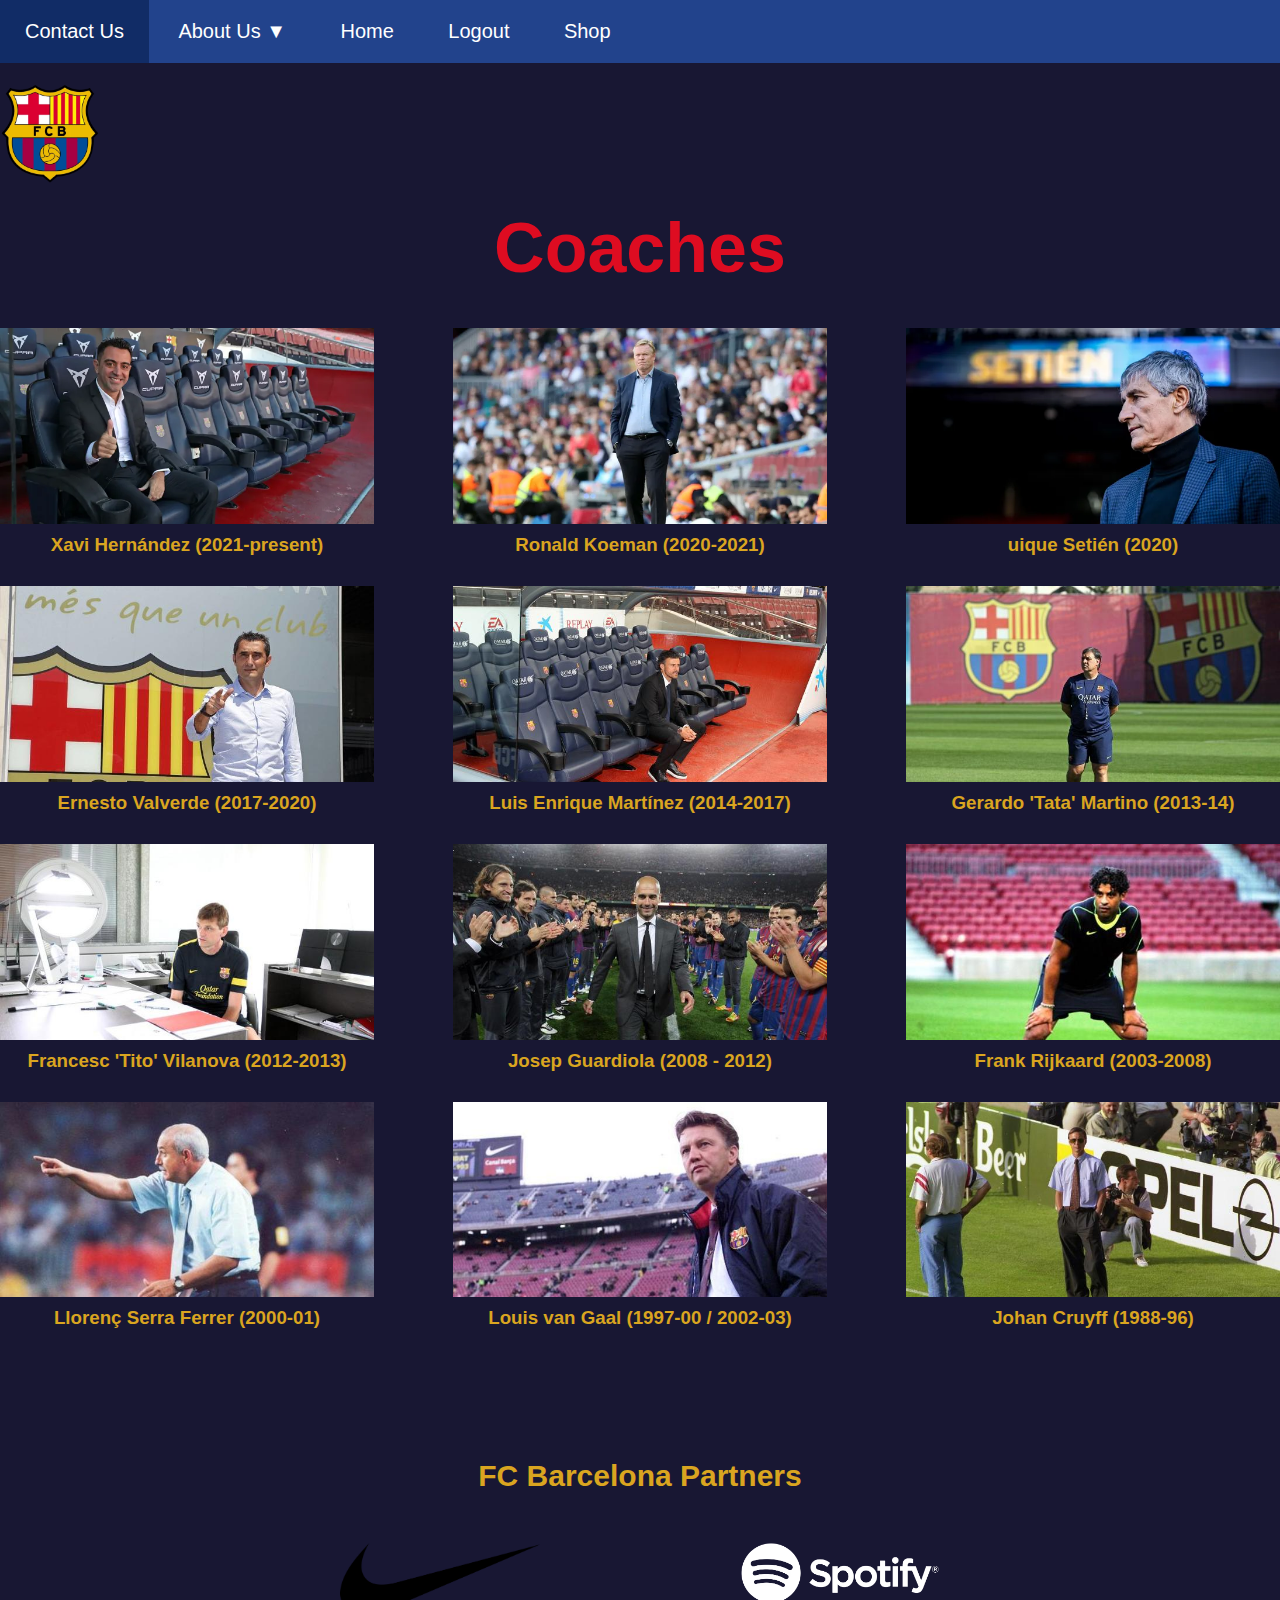
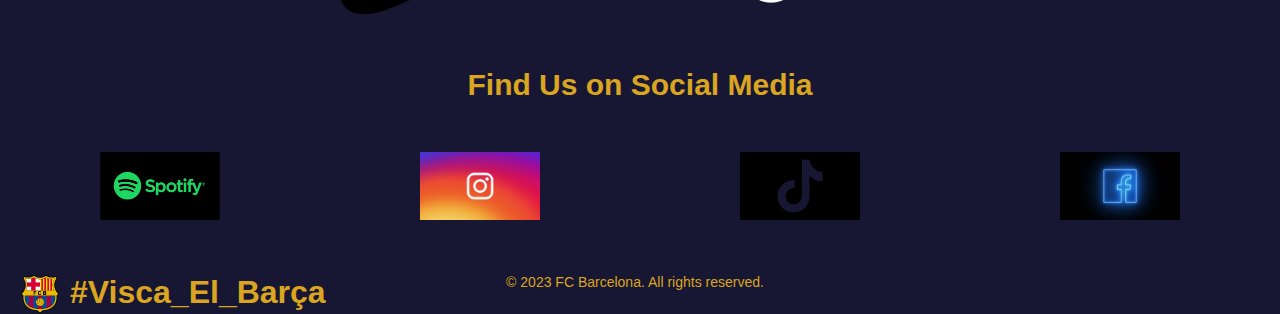
<file: Coaches.html>
<!DOCTYPE html>
<html>
    <head>
        <link rel="stylesheet" href="styles.css">
        <title>
             Coaches 
         </title>
         <meta charset="UTF-8"/>
         <link rel="icon" sizes="192x192" type="image/png" href="pics/logo.webp">
    </head>
    <body class="login">
        <header>
            <ul>
                <li><a href="Contact.html">Contact Us</a></li>
                <li>
                    <a href="#">About Us ▼</a>
                    <ul class="dropdown">
                        <li><a href="trophies.html">Trophies</a></li>
                        <li><a href="Players.html">Squad</a></li>
                        <li class="nested-dropdown">
                            <a href="#">History ▶</a>
                            <ul class="nested">
                                <li><a href="Legends.html">Legandary Players</a></li>
                                <li><a href="Coaches.html">Coaches</a></li>
                            </ul>
                        </li>
                    </ul>
                </li>
                <li><a href="home.html">Home</a></li>
                <li><a href="login.html">Logout</a></li>
                <li><a href="Shop.html">Shop</a></li>
            </ul>
            <img src="pics/logo.webp" alt="Barcelona FC Logo" class="logo_first">
        </header>
     
        <h1 class="honor">Coaches</h1>
        <ul class="player-list">
            <li class="player-item">
                <img src="pics/2021-11-08-PRESENTACION-XAVI-135.webp" alt="Player 1">
                <div class="player-description">
                    <h3>Xavi Hernández (2021-present)</h3>
                    <p class="messi">
                        Xavi Hernández (25/01/1980, Terrassa), total legend at Barça, 
                        became FC Barcelona manager in the autumn of 2021 as a replacement for 
                        Ronald Koeman. He had been coaching Al-Sadd of Qatar, 
                        winning seven trophies in a year and a half,
                         before returning to what otherwise had been his lifetime club.
                    </p>
                </div>
                <h3 class="player-name">Xavi Hernández (2021-present)</h3>
            </li>
            

            <li class="player-item">
                <img src="pics/WhatsApp-Image-2021-10-28-at-00.01.52.webp" alt="Player 1">
                <div class="player-description">
                    <h3>Ronald Koeman (2020-2021)</h3>
                    <p class="messi">
                        Born in Zaandam (Holland) on March 21, 1963, 
                        Ronald Koeman became the coach of the FC Barcelona first-team in the summer of 2020. 
                        After a great career as a coach with more than 20 years of experience, 
                        the Dutchman arrived at Barça to begin his tenure at the start of the 2020/21 season.
                    </p>
                </div>
                <h3 class="player-name">Ronald Koeman (2020-2021)</h3>
            </li>

            <li class="player-item">
                <img src="pics/mini__DSC1823.webp" alt="Player 1">
                <div class="player-description">
                    <h3>Quique Setién (2020)</h3>
                    <p class="messi">
                        The third Cantabrian coach in the history of the club arrived at 
                        Barça having made his name thanks to the 
                        style of play developed by all of his previous teams
                    </p>
                </div>
                <h3 class="player-name">uique Setién (2020)</h3>
            </li>


            <li class="player-item">
                <img src="pics/Ernesto-Valverde-.jpg" alt="Player 1">
                <div class="player-description">
                    <h3>Ernesto Valverde (2017-2020)</h3>
                    <p class="messi">
                        The man known as 'Txingurri'
                         (little ant in Basque) returned to Barça 27 years later after his spell 
                        as a player between 1988 and 1990 and left with 4 trophies under his belt
                    </p>
                </div>
                <h3 class="player-name">Ernesto Valverde (2017-2020)</h3>
            </li>

            <li class="player-item">
                <img src="pics/3934561.jpg" alt="Player 1">
                <div class="player-description">
                    <h3>Luis Enrique Martínez (2014-2017)</h3>
                    <p class="messi">
                        At 36 years of age, he took a football
                         coaching course alongside such illustrious names as Josep Guardiola, 
                        Guillermo Amor, Albert Ferrer, and Sergi Barjuán, amongst others. 
                        In June 2008 he took charge of Barça Athletic, former name of Barca B, 
                        a team that had been promoted the previous season from the Third Division to Second Division B. 
                        He took over from Pep Guardiola, 
                        who was to take charge of the first team alongside Tito Vilanova.
                    </p>
                </div>
                <h3 class="player-name">Luis Enrique Martínez (2014-2017)</h3>
            </li>


            <li class="player-item">
                <img src="pics/3934626.jpg" alt="Player 1">
                <div class="player-description">
                    <h3>Gerardo 'Tata' Martino (2013-14)</h3>
                    <p class="messi">
                        Gerardo 'Tata' Martino took control of the first team at FC Barcelona during preseason in 
                        2013/14 as result of the unexpected departure of Tito Vilanova
                    </p>
                </div>
                <h3 class="player-name">Gerardo 'Tata' Martino (2013-14)</h3>
            </li>


            <li class="player-item">
                <img src="pics/16089929.jpg" alt="Player 1">
                <div class="player-description">
                    <h3>Francesc 'Tito' Vilanova (2012-2013)</h3>
                    <p class="messi">
                        FC Barcelona had a record season in La Liga with Tito on the bench. Under his guidance, 
                        the team established a new goalscoring record and broke the record for 
                        the most points won in the first half of the season in the history of Spanish football
                    </p>
                </div>
                <h3 class="player-name">Francesc 'Tito' Vilanova (2012-2013)</h3>
            </li>


            <li class="player-item">
                <img src="pics/2996851.jpg" alt="Player 1">
                <div class="player-description">
                    <h3>Josep Guardiola (2008 - 2012)</h3>
                    <p class="messi">
                        After a successful spell at the Club as a player and as coach of Barça B,
                         Guardiola won 14 of a possible 19 trophies in four seasons in charge of the first team
                    </p>
                </div>
                <h3 class="player-name">Josep Guardiola (2008 - 2012)</h3>
            </li>


            
            <li class="player-item">
                <img src="pics/16079970.jpg" alt="Player 1">
                <div class="player-description">
                    <h3>Frank Rijkaard (2003-2008)</h3>
                    <p class="messi">
                        Franklin Edmundo Rijkaard, born on 30 September 1962 in Amsterdam (Holland), 
                        became FC Barcelona coach in the summer of 2003, replacing Radomir Antic
                    </p>
                </div>
                <h3 class="player-name">Frank Rijkaard (2003-2008)</h3>
            </li>

            <li class="player-item">
                <img src="pics/16080008.jpg" alt="Player 1">
                <div class="player-description">
                    <h3>Llorenç Serra Ferrer (2000-01)</h3>
                    <p class="messi">
                        Llorenç Serra Ferrer, was born in Sa Pobla (Mallorca) on 5 March 1953. 
                        He became coach of FC Barcelona in 
                        the summer of 2000 after Dutchman Louis van Gaal left the Club
                    </p>
                </div>
                <h3 class="player-name">Llorenç Serra Ferrer (2000-01)</h3>
            </li>


            <li class="player-item">
                <img src="pics/16947963.jpg" alt="Player 1">
                <div class="player-description">
                    <h3>Louis van Gaal (1997-00 / 2002-03)</h3>
                    <p class="messi">
                        The Brazilian striker (Porto Alegre,1980) 
                        joined the Club in 2003 and changed its history forever. 
                        In his five seasons at the club he became one its greatest ever 
                        footballers
                    </p>
                </div>
                <h3 class="player-name">Louis van Gaal (1997-00 / 2002-03)</h3>
            </li>




            <li class="player-item">
                <img src="pics/3353335.jpg" alt="Player 1">
                <div class="player-description">
                    <h3>Johan Cruyff (1988-96)</h3>
                    <p class="messi">
                        After having appeared for the club as a player, “El Flaco (The Skinny One)” 
                        returned to FC Barcelona for the 1988-89 season, 
                        this time to take up his new role as coach of the first team
                    </p>
                </div>
                <h3 class="player-name">Johan Cruyff (1988-96)</h3>
            </li>
        </ul>

        
        <footer>
            <h1 class="barcelona">FC Barcelona Partners</h1>
          <div class="logos">
            <a href="https://www.nike.com" class="partner-link"><img src="pics/nike.webp" alt="Logo 1" class="partners"><span class="underline"></span></a>
            <a href="https://open.spotify.com/genre/0JQ5DAqbMKFzsCGvlWfxyX" class="partner-link"><img src="pics/spotify.webp" alt="Logo 2" class="partners"><span class="underline"></span></a>
          </div>
        
          <h1 class="barcelona">Find Us on Social Media</h1>
        
          <div class="logos2">
            <a href="https://open.spotify.com/user/31gorrj76f2m3wczoifm6f6tbn3q?si=a20bf0c076684729&nd=1" class="partner-link"><img src="pics/spotify_social.jpg" alt="Logo 1" class="partners2"><span class="underline"></span></a>
            <a href="https://www.instagram.com/fcbarcelona/" class="partner-link"><img src="pics/Instagram-1280x720.png" alt="Logo 2" class="partners2"><span class="underline"></span></a>
            <a href="https://www.tiktok.com/@fcbarcelona" class="partner-link"><img src="pics/Symbol-Tiktok.png" alt="Logo 2" class="partners2"><span class="underline"></span></a>
            <a href="https://es-es.facebook.com/fcbarcelona/" class="partner-link"><img src="pics/facebook.jpg" alt="Logo 2" class="partners2"><span class="underline"></span></a>
          </div>
        
        
        
        <img src="pics/logo.webp" alt="Barcelona FC Logo" class="logo-visca">
        <h1 class="visca-barca">#Visca_El_Barça</h1>
        <p class="copyright">&copy; 2023 FC Barcelona. All rights reserved.</p>
        </footer>
        <script src="script.js"></script>
    </body>
</html>
</file>
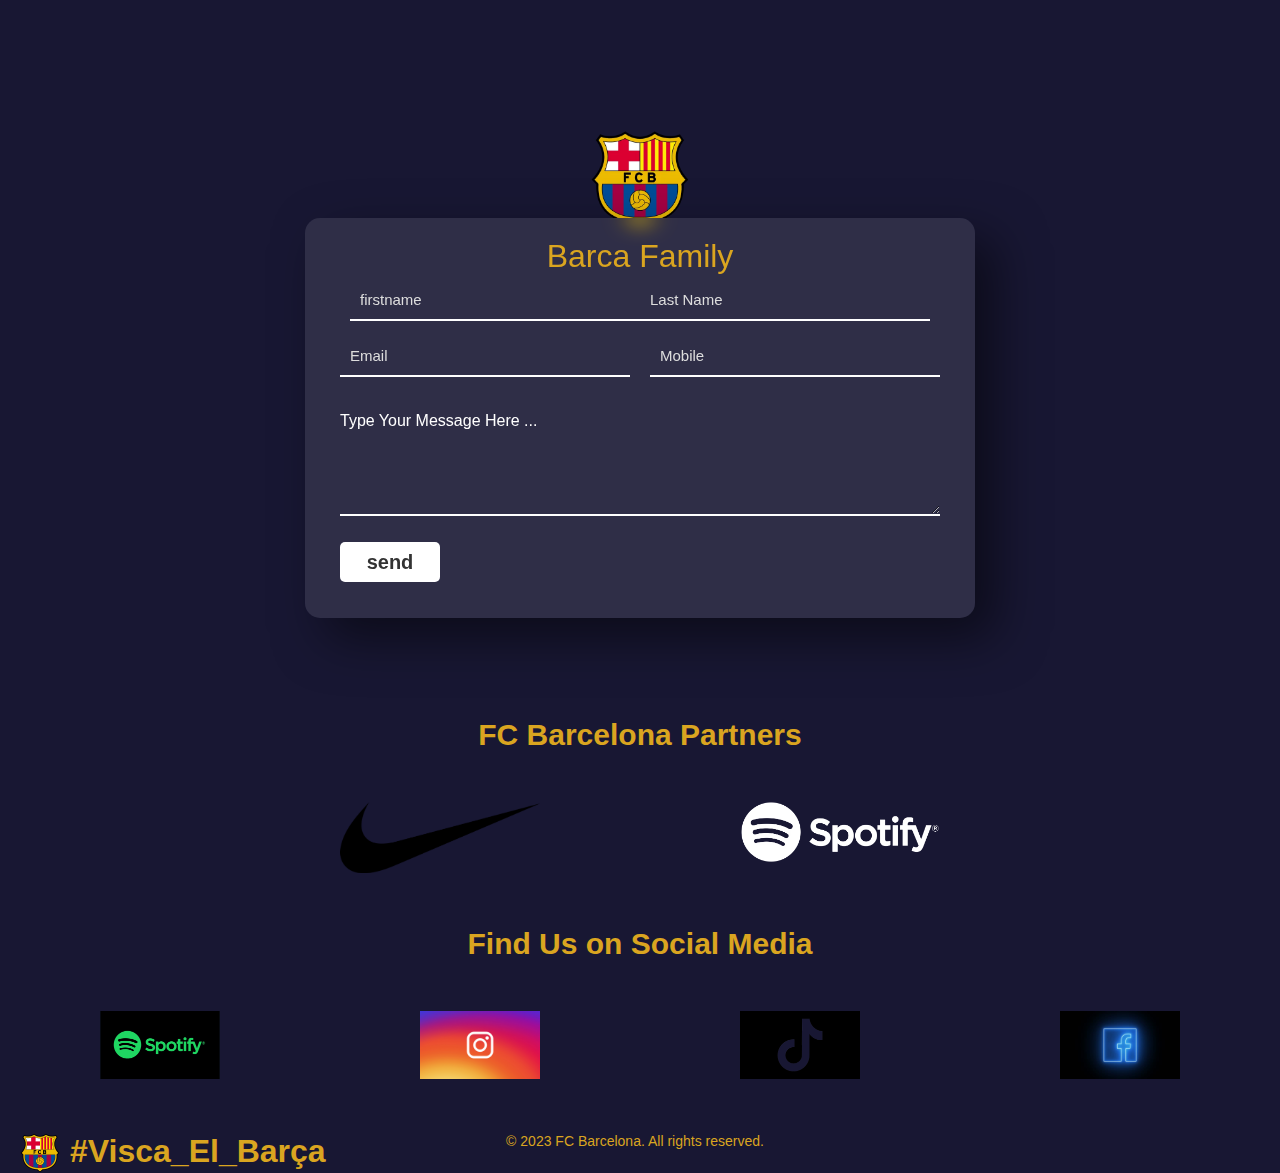
<file: Contact.html>
<!DOCTYPE html>
<html lang="en">
<head>
    <link rel="stylesheet" href="styles.css">
    <meta charset="UTF-8"/>
    <link rel="icon" sizes="192x192" type="image/png" href="pics/logo.webp">
    <title >
        Contact Us
    </title>

</head>
<body class="login">
    <header>

        <img src="pics/logo.webp" class="logo_login" id="logo">

    </header>

<br>
<div class="surv">
  <form>
      <h1>Barca Family</h1>
      <input type="text" id="firstname" placeholder="firstname" required>
      <input type="text" id="lastname" placeholder="Last Name" required>
      <input type="email" id="email" placeholder="Email"required>
      <input type="text" id="mobile" placeholder="Mobile" required>
      <h4> Type Your Message Here ...</h4>
      <textarea required></textarea>
      <input type="submit" value="send" id="button" onclick="back_from_contact()">

  </form>
</div>

<footer>
    <h1 class="barcelona">FC Barcelona Partners</h1>
  <div class="logos">
    <a href="https://www.nike.com" class="partner-link"><img src="pics/nike.webp" alt="Logo 1" class="partners"><span class="underline"></span></a>
    <a href="https://open.spotify.com/genre/0JQ5DAqbMKFzsCGvlWfxyX" class="partner-link"><img src="pics/spotify.webp" alt="Logo 2" class="partners"><span class="underline"></span></a>
  </div>

  <h1 class="barcelona">Find Us on Social Media</h1>

  <div class="logos2">
    <a href="https://open.spotify.com/user/31gorrj76f2m3wczoifm6f6tbn3q?si=a20bf0c076684729&nd=1" class="partner-link"><img src="pics/spotify_social.jpg" alt="Logo 1" class="partners2"><span class="underline"></span></a>
    <a href="https://www.instagram.com/fcbarcelona/" class="partner-link"><img src="pics/Instagram-1280x720.png" alt="Logo 2" class="partners2"><span class="underline"></span></a>
    <a href="https://www.tiktok.com/@fcbarcelona" class="partner-link"><img src="pics/Symbol-Tiktok.png" alt="Logo 2" class="partners2"><span class="underline"></span></a>
    <a href="https://es-es.facebook.com/fcbarcelona/" class="partner-link"><img src="pics/facebook.jpg" alt="Logo 2" class="partners2"><span class="underline"></span></a>
  </div>



<img src="pics/logo.webp" alt="Barcelona FC Logo" class="logo-visca">
<h1 class="visca-barca">#Visca_El_Barça</h1>
<p class="copyright">&copy; 2023 FC Barcelona. All rights reserved.</p>
</footer>

<script src="script.js"></script>
</body>

</html>
</file>
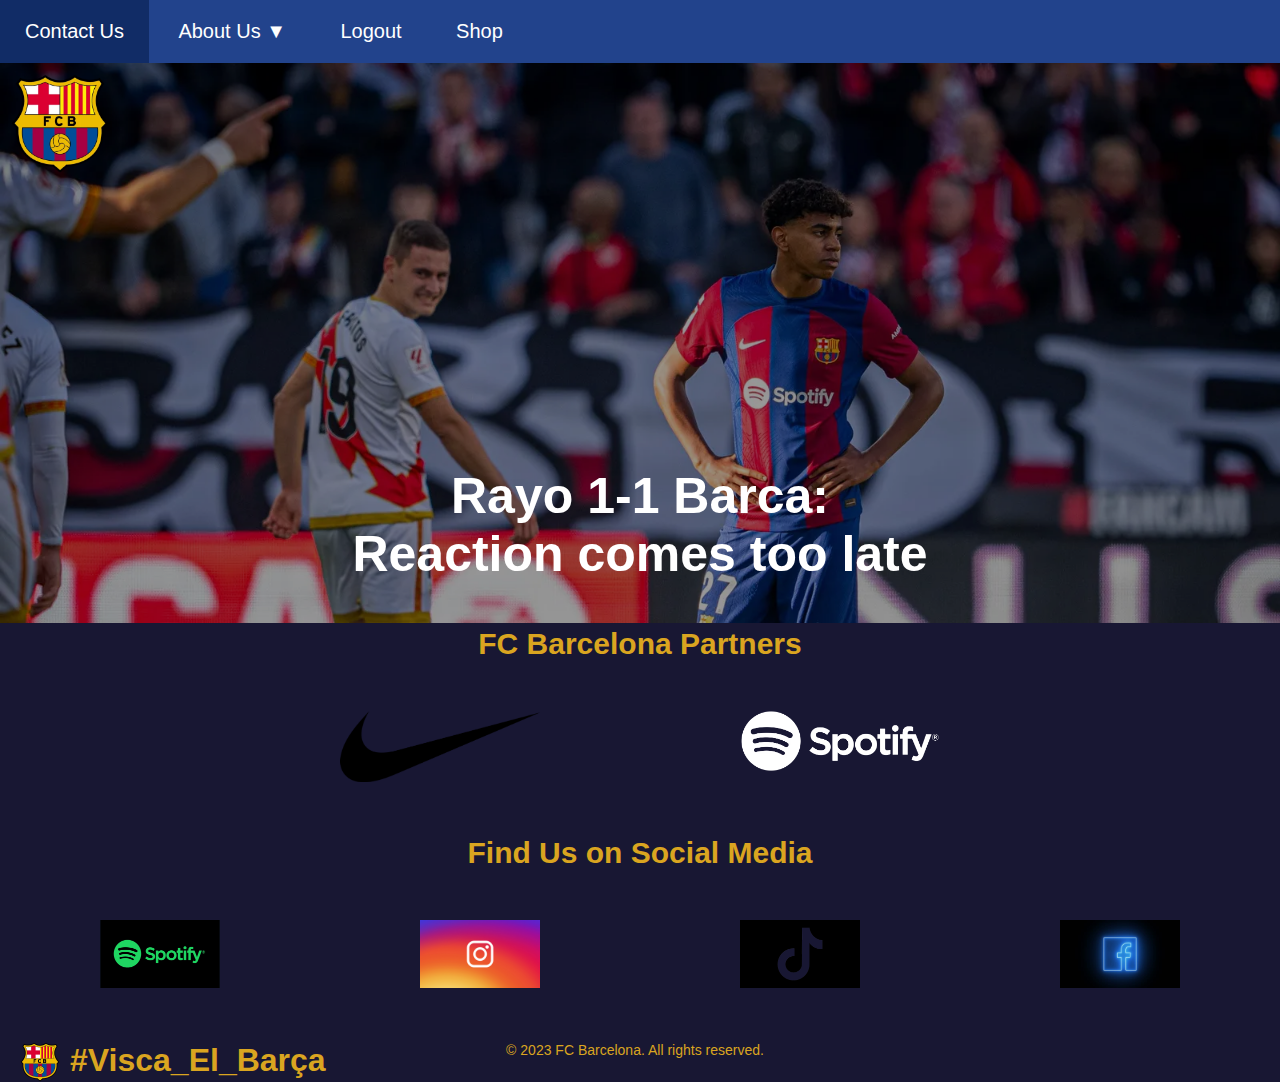
<file: home.html>
<!DOCTYPE html>
<html lang="en">
<head>
    <meta charset="UTF-8"/>
    <link rel="icon" sizes="192x192" type="image/png" href="pics/logo.webp">
    <link rel="stylesheet" href="styles.css">
    <title>Home Page</title>
</head>
<body class="login">
    <ul>
        <li><a href="Contact.html">Contact Us</a></li>
        <li>
            <a href="#">About Us ▼</a>
            <ul class="dropdown">
                <li><a href="trophies.html">Trophies</a></li>
                <li><a href="Players.html">Squad</a></li>
                <li class="nested-dropdown">
                    <a href="#">History ▶</a>
                    <ul class="nested">
                        <li><a href="Legends.html">Legandary Players</a></li>
                        <li><a href="Coaches.html">Coaches</a></li>
                    </ul>
                </li>
            </ul>
        </li>
        <li><a href="login.html">Logout</a></li>
        <li><a href="Shop.html">Shop</a></li>
    </ul>
    

    <div class="container">
        <img src="pics/background_home.webp" class="background-img">
        <div class="overlay-text">
            <a href="https://youtu.be/xoy1r6isprE?si=PGU2ieLnPk6dw2IF" target="_blank">Rayo 1-1 Barca: Reaction comes too late</a>
        </div>
        <img src="pics/logo.webp" alt="Barcelona FC Logo" class="logo">
    </div>

    <footer>
        <h1 class="barcelona">FC Barcelona Partners</h1>
      <div class="logos">
        <a href="https://www.nike.com" class="partner-link"><img src="pics/nike.webp" alt="Logo 1" class="partners"><span class="underline"></span></a>
        <a href="https://open.spotify.com/genre/0JQ5DAqbMKFzsCGvlWfxyX" class="partner-link"><img src="pics/spotify.webp" alt="Logo 2" class="partners"><span class="underline"></span></a>
      </div>
    
      <h1 class="barcelona">Find Us on Social Media</h1>
    
      <div class="logos2">
        <a href="https://open.spotify.com/user/31gorrj76f2m3wczoifm6f6tbn3q?si=a20bf0c076684729&nd=1" class="partner-link"><img src="pics/spotify_social.jpg" alt="Logo 1" class="partners2"><span class="underline"></span></a>
        <a href="https://www.instagram.com/fcbarcelona/" class="partner-link"><img src="pics/Instagram-1280x720.png" alt="Logo 2" class="partners2"><span class="underline"></span></a>
        <a href="https://www.tiktok.com/@fcbarcelona" class="partner-link"><img src="pics/Symbol-Tiktok.png" alt="Logo 2" class="partners2"><span class="underline"></span></a>
        <a href="https://es-es.facebook.com/fcbarcelona/" class="partner-link"><img src="pics/facebook.jpg" alt="Logo 2" class="partners2"><span class="underline"></span></a>
      </div>
    
    
    
    <img src="pics/logo.webp" alt="Barcelona FC Logo" class="logo-visca">
    <h1 class="visca-barca">#Visca_El_Barça</h1>
    <p class="copyright">&copy; 2023 FC Barcelona. All rights reserved.</p>
    </footer>
</body>
</html>
</file>
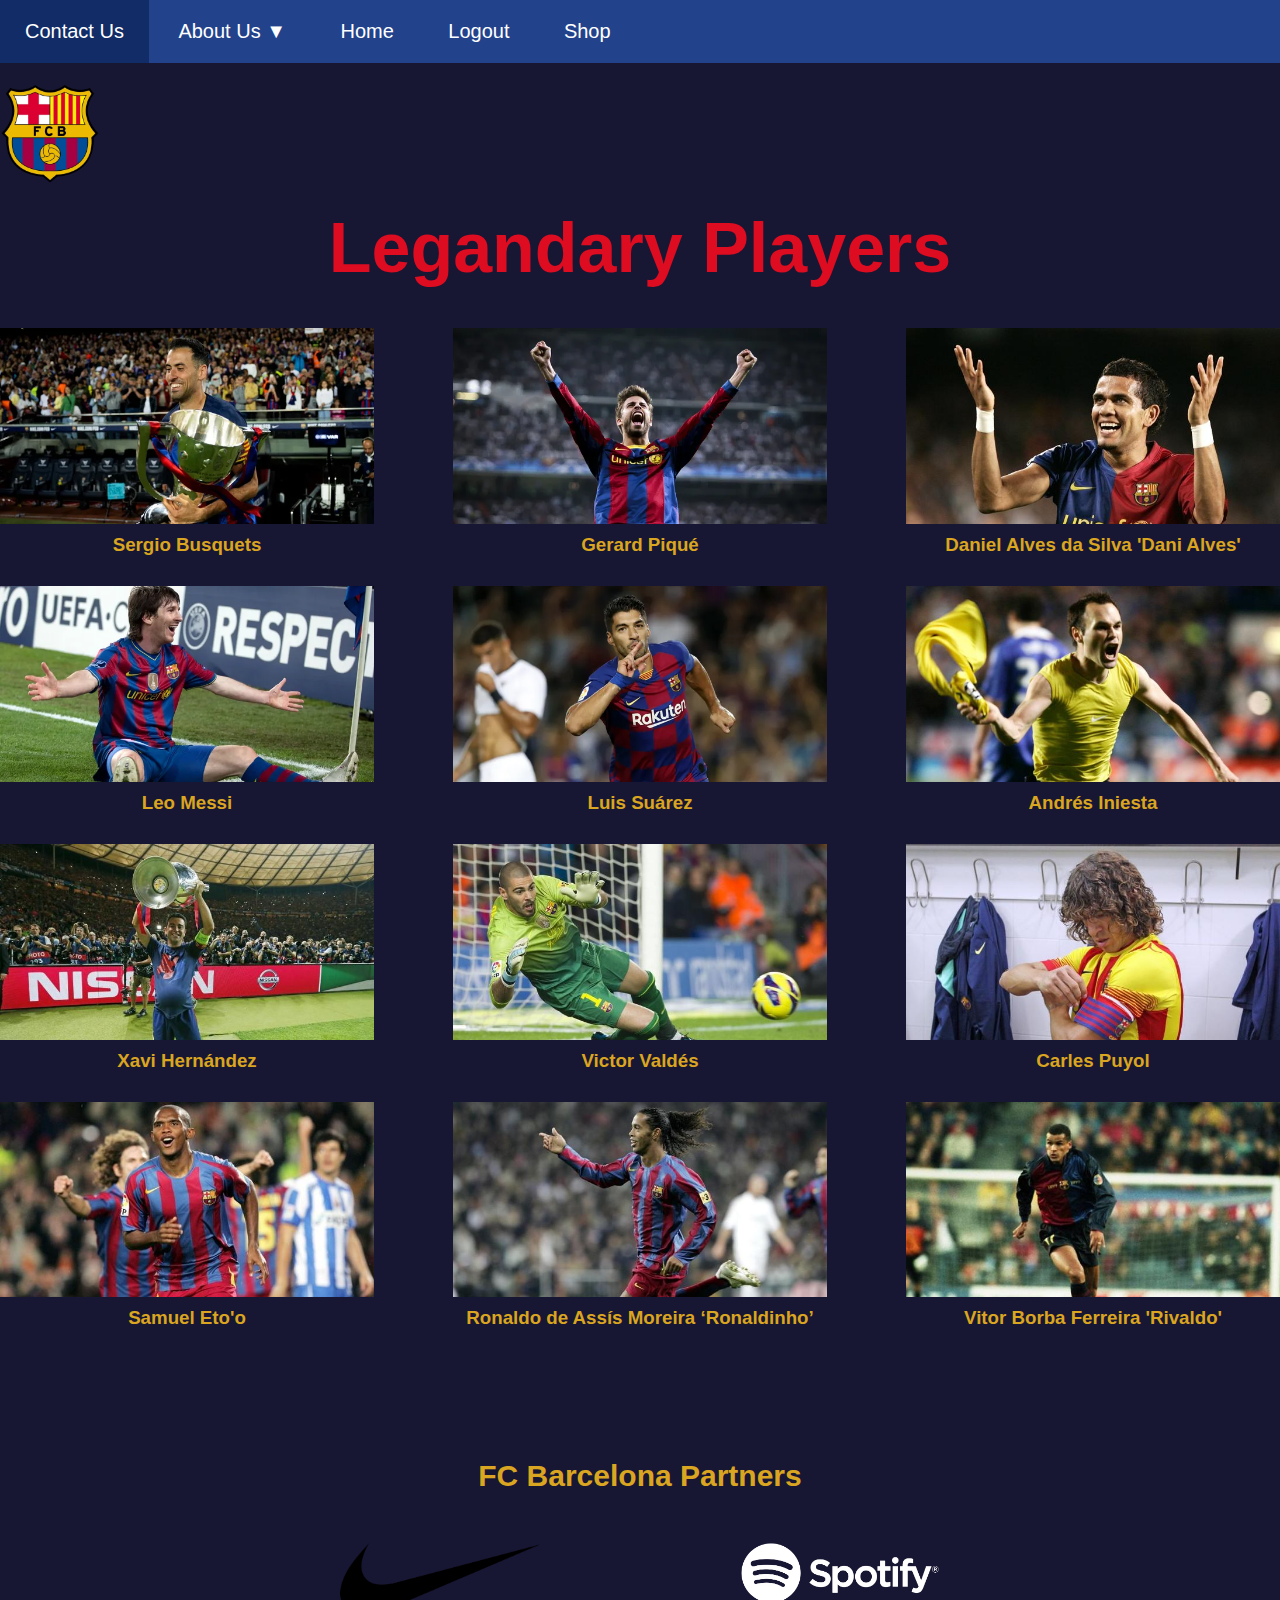
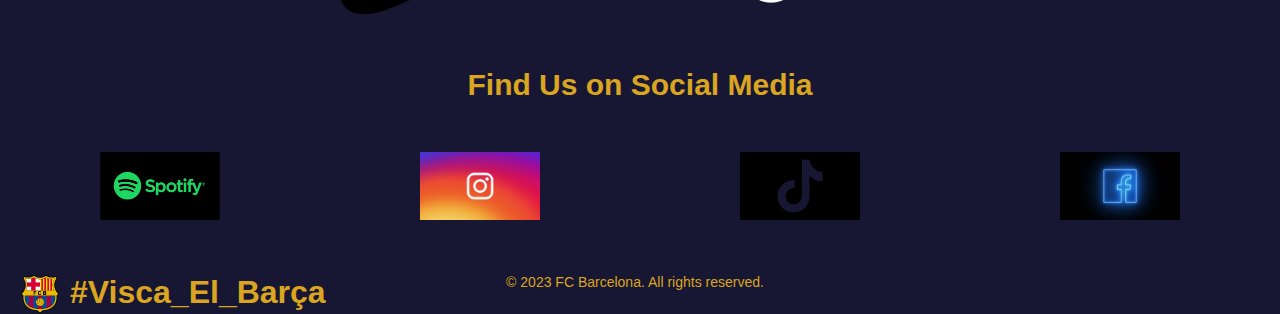
<file: Legends.html>
<!DOCTYPE html>
<html>
    <head>
        <link rel="stylesheet" href="styles.css">
        <title>
             Legandary Players
         </title>
         <meta charset="UTF-8"/>
         <link rel="icon" sizes="192x192" type="image/png" href="pics/logo.webp">
    </head>
    <body class="login">
        <ul>
            <li><a href="Contact.html">Contact Us</a></li>
            <li>
                <a href="#">About Us ▼</a>
                <ul class="dropdown">
                    <li><a href="trophies.html">Trophies</a></li>
                    <li><a href="Players.html">Squad</a></li>
                    <li class="nested-dropdown">
                        <a href="#">History ▶</a>
                        <ul class="nested">
                            <li><a href="Legends.html">Legandary Players</a></li>
                            <li><a href="Coaches.html">Coaches</a></li>
                        </ul>
                    </li>
                </ul>
            </li>
            <li><a href="home.html">Home</a></li>
            <li><a href="login.html">Logout</a></li>
            <li><a href="Shop.html">Shop</a></li>
        </ul>
        <img src="pics/logo.webp" alt="Barcelona FC Logo" class="logo_first">
        <h1 class="honor">Legandary Players</h1>
        <ul class="player-list">
            <li class="player-item">
                <img src="pics/SergioBusqests.webp" alt="Player 1">
                <div class="player-description">
                    <h3>Sergio Busquets</h3>
                    <p class="messi">
                        Sergio Busquets (Sabadell, 16 July 1988), from the third division to winning the sextuple in 
                        a single season showed from the very first day that 
                        he had what it took to be part of the greatest Barça team ever.
                    </p>
                </div>
                <h3 class="player-name">Sergio Busquets</h3>
            </li>
            

            <li class="player-item">
                <img src="pics/PIQUE_007-min.webp" alt="Player 1">
                <div class="player-description">
                    <h3>Gerard Piqué</h3>
                    <p class="messi">
                        Piqué (Barcelona, 2 February 1987) was an FC Barcelona 
                        player through and through who identified with the club to the core. 
                        As he said as a child, he didn't want to be a footballer. 
                        he wanted to be a Barça player
                    </p>
                </div>
                <h3 class="player-name">Gerard Piqué</h3>
            </li>

            <li class="player-item">
                <img src="pics/Dani-Alves.jpg" alt="Player 1">
                <div class="player-description">
                    <h3>Daniel Alves da Silva 'Dani Alves'</h3>
                    <p class="messi">
                        Dani Alves (Juazeiro, Brazil, 1983) 
                        is considered the best right back in Barça’s long history. 
                        He arrived in 2008 from fellow La Liga club Sevilla, 
                        already with a reputation as one of the best defenders in the country
                    </p>
                </div>
                <h3 class="player-name">Daniel Alves da Silva 'Dani Alves'</h3>
            </li>


            <li class="player-item">
                <img src="pics/LeoMessi.webp" alt="Player 1">
                <div class="player-description">
                    <h3>Leo Messi</h3>
                    <p class="messi">
                        Messi (Rosario, Argentina, 24 June 1987) is the 
                        greatest player of all time and FC Barcelona record setter. 
                        Trained at La Masia, he will always be associated with 
                        Barça as the greatest player ever to wear the blaugrana shirt
                    </p>
                </div>
                <h3 class="player-name">Leo Messi</h3>
            </li>

            <li class="player-item">
                <img src="pics/SUAREZ-56-min.webp" alt="Player 1">
                <div class="player-description">
                    <h3>Luis Suárez</h3>
                    <p class="messi">
                        Suárez, (Salto, Uruguay, 1987) was one of the best strikers in the Club's 
                        history with a total of 198 goals in official competition
                    </p>
                </div>
                <h3 class="player-name">Luis Suárez</h3>
            </li>


            <li class="player-item">
                <img src="pics/Iniesta.jpg" alt="Player 1">
                <div class="player-description">
                    <h3>Andrés Iniesta</h3>
                    <p class="messi">
                        Iniesta (Fuentealbilla, Albacete, 1984) was one of the most loved and emblematic of players for the Barça fans.
                         The ‘culers’ has always valued his silky style of play, 
                        his commitment to the team and his modesty and good humour off the pitch.
                    </p>
                </div>
                <h3 class="player-name">Andrés Iniesta</h3>
            </li>


            <li class="player-item">
                <img src="pics/Xavi.jpg" alt="Player 1">
                <div class="player-description">
                    <h3>Xavi Hernández</h3>
                    <p class="messi">
                        Xavi (Terrassa, Barcelona, 1980) is, statistically speaking, 
                        the most successful player in Spanish football history. 
                        A midfielder from the club’s youth system, he’s 
                        the perfect example of the Barça values
                    </p>
                </div>
                <h3 class="player-name">Xavi Hernández</h3>
            </li>


            <li class="player-item">
                <img src="pics/valdes.jpg" alt="Player 1">
                <div class="player-description">
                    <h3>Victor Valdés</h3>
                    <p class="messi">
                        Valdés (l’Hospitalet de Llobregat, Barcelona, 1982) 
                        was Barça’s first choice keeper for 12 seasons
                    </p>
                </div>
                <h3 class="player-name">Victor Valdés</h3>
            </li>


            
            <li class="player-item">
                <img src="pics/puyol.jpg" alt="Player 1">
                <div class="player-description">
                    <h3>Carles Puyol</h3>
                    <p class="messi">
                        Puyol (La Pobla de Segur, Lleida, 1978) 
                        has been one of the most important players in Barça’s history
                    </p>
                </div>
                <h3 class="player-name">Carles Puyol</h3>
            </li>

            <li class="player-item">
                <img src="pics/eto.jpg" alt="Player 1">
                <div class="player-description">
                    <h3>Samuel Eto'o</h3>
                    <p class="messi">
                        Eto’o (Nkon, Cameroon, 1981) goes down in Barça history as 
                        “the indomitable lion”, 
                        the forward who never gave up. For 5 years he was the team’s target man, 
                        and the host of titles won were, 
                        to a massive extent, thanks to the crucial goals he scored
                    </p>
                </div>
                <h3 class="player-name">Samuel Eto'o</h3>
            </li>


            <li class="player-item">
                <img src="pics/ronaldinho.jpg" alt="Player 1">
                <div class="player-description">
                    <h3>Ronaldo de Assís Moreira ‘Ronaldinho’</h3>
                    <p class="messi">
                        The Brazilian striker (Porto Alegre,1980) 
                        joined the Club in 2003 and changed its history forever. 
                        In his five seasons at the club he became one its greatest ever 
                        footballers
                    </p>
                </div>
                <h3 class="player-name">Ronaldo de Assís Moreira ‘Ronaldinho’</h3>
            </li>




            <li class="player-item">
                <img src="pics/rivaldo.jpg" alt="Player 1">
                <div class="player-description">
                    <h3>Vitor Borba Ferreira 'Rivaldo'</h3>
                    <p class="messi">
                        Rivaldo (Recife, Brazil, 1972) was signed from Deportivo 
                        la Coruña at the start of the 1997-98 season as a direct 
                        replacement for his compatriot Ronaldo
                    </p>
                </div>
                <h3 class="player-name">Vitor Borba Ferreira 'Rivaldo'</h3>
            </li>
        </ul>

        
        <footer>
            <h1 class="barcelona">FC Barcelona Partners</h1>
          <div class="logos">
            <a href="https://www.nike.com" class="partner-link"><img src="pics/nike.webp" alt="Logo 1" class="partners"><span class="underline"></span></a>
            <a href="https://open.spotify.com/genre/0JQ5DAqbMKFzsCGvlWfxyX" class="partner-link"><img src="pics/spotify.webp" alt="Logo 2" class="partners"><span class="underline"></span></a>
          </div>
        
          <h1 class="barcelona">Find Us on Social Media</h1>
        
          <div class="logos2">
            <a href="https://open.spotify.com/user/31gorrj76f2m3wczoifm6f6tbn3q?si=a20bf0c076684729&nd=1" class="partner-link"><img src="pics/spotify_social.jpg" alt="Logo 1" class="partners2"><span class="underline"></span></a>
            <a href="https://www.instagram.com/fcbarcelona/" class="partner-link"><img src="pics/Instagram-1280x720.png" alt="Logo 2" class="partners2"><span class="underline"></span></a>
            <a href="https://www.tiktok.com/@fcbarcelona" class="partner-link"><img src="pics/Symbol-Tiktok.png" alt="Logo 2" class="partners2"><span class="underline"></span></a>
            <a href="https://es-es.facebook.com/fcbarcelona/" class="partner-link"><img src="pics/facebook.jpg" alt="Logo 2" class="partners2"><span class="underline"></span></a>
          </div>
        
        
        
        <img src="pics/logo.webp" alt="Barcelona FC Logo" class="logo-visca">
        <h1 class="visca-barca">#Visca_El_Barça</h1>
        <p class="copyright">&copy; 2023 FC Barcelona. All rights reserved.</p>
        </footer>
        <script src="script.js"></script>
    </body>
</html>
</file>
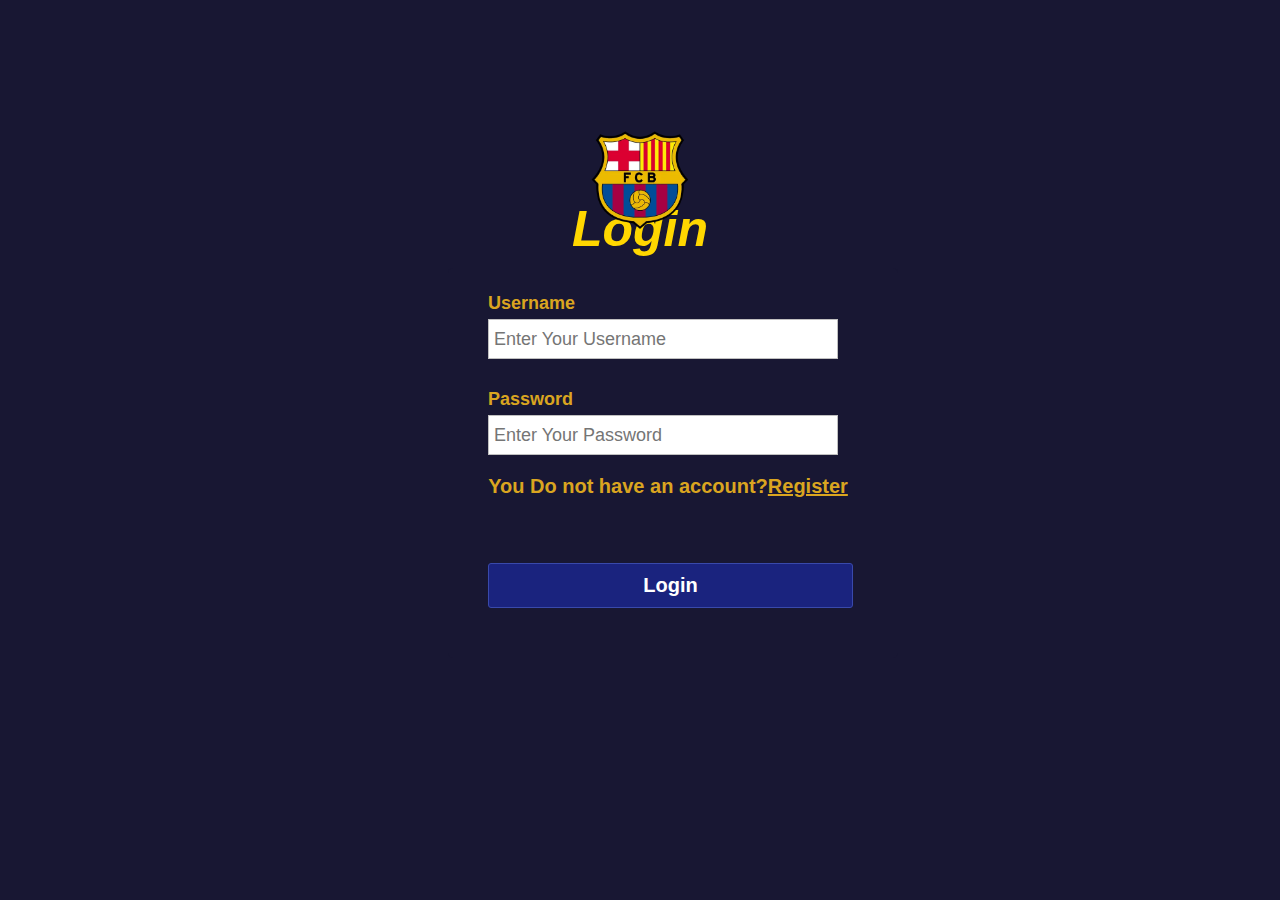
<file: login.html>
<!DOCTYPE html>
<html lang="en">
    <head>
        <link rel="stylesheet" href="styles.css">
        <title>
             Login 
         </title>
         <meta charset="UTF-8"/>
         <link rel="icon" sizes="192x192" type="image/png" href="pics/logo.webp">
    </head>
    <body class="login">
        <header>
            <img src="pics/logo.webp" class="logo_login" id="logo">
        </header>
        <div class="label">Login</div>
        <div class="login-container">
            <form class="login_form" action="home.html" method="post" onsubmit="return validateForm()">
                <div class="font">Username </div>
                <input type="email" name="email" placeholder="Enter Your Username" id="email">
                <div id="email_error"> Plese Fill up your Username</div>
                <div class="font font2">Password</div>
                <input type="password" name="password" placeholder="Enter Your Password" id="password">
                <div id="password_error"> Plese Fill up your Password</div>
                <div>
                    <p class="register"> You Do not have an account?<a href="SignUp.html" class="register">Register</a></p>
                </div>
                <button type="submit">Login</button>
            </form>
        </div>
    
        <script src="script.js"></script>
    </body>
</html>
</file>
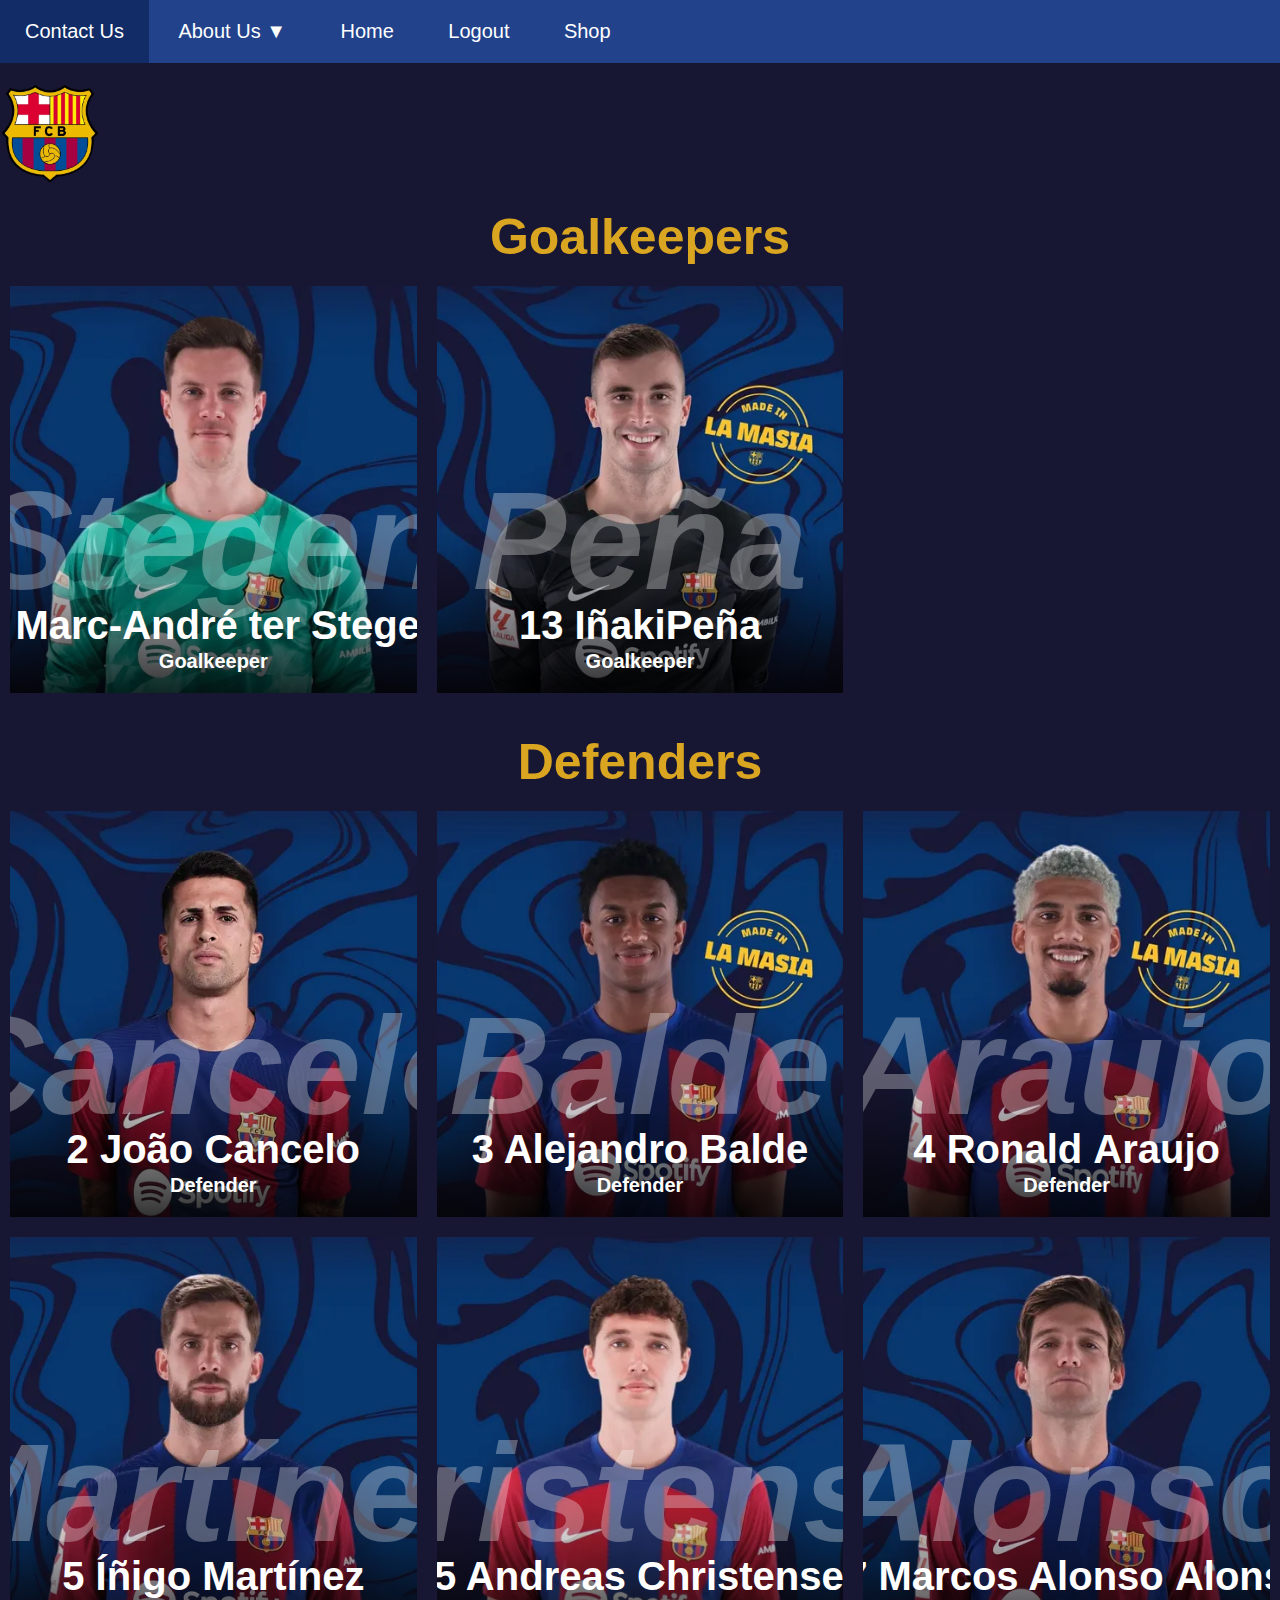
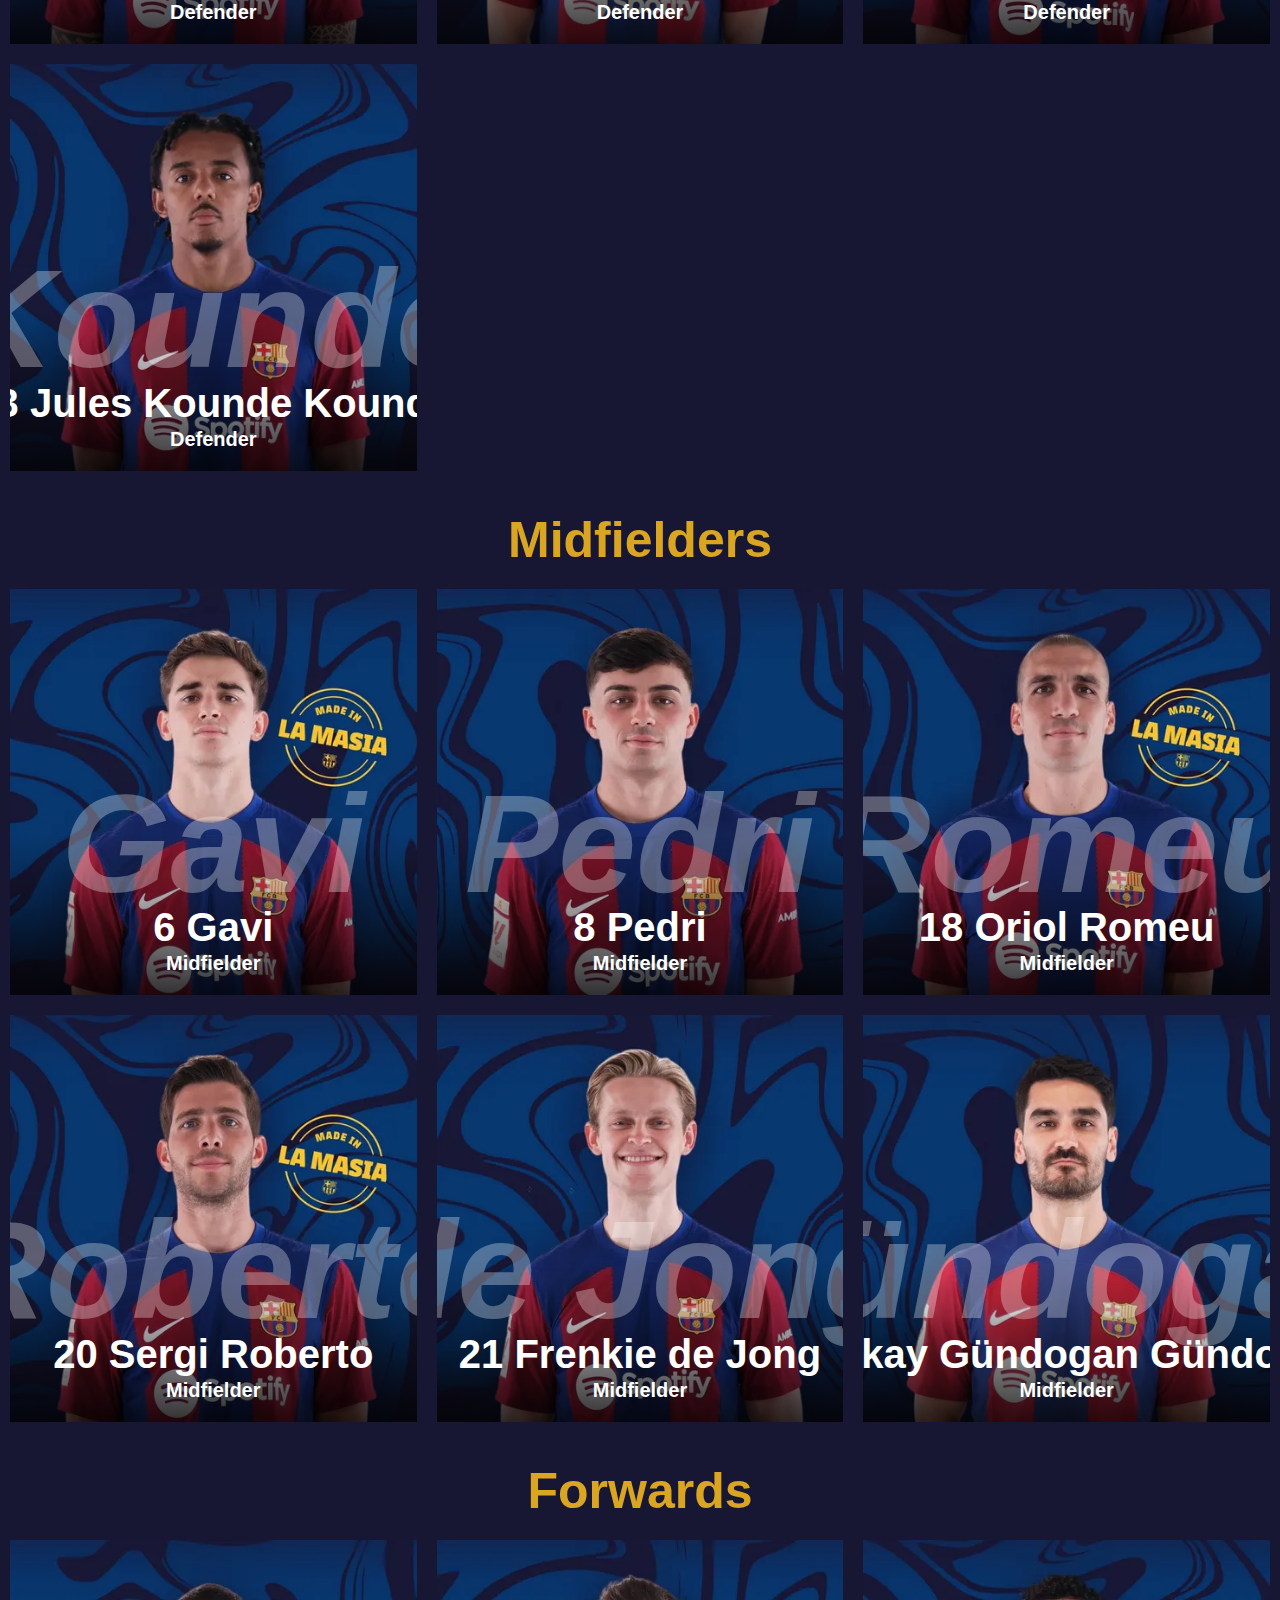
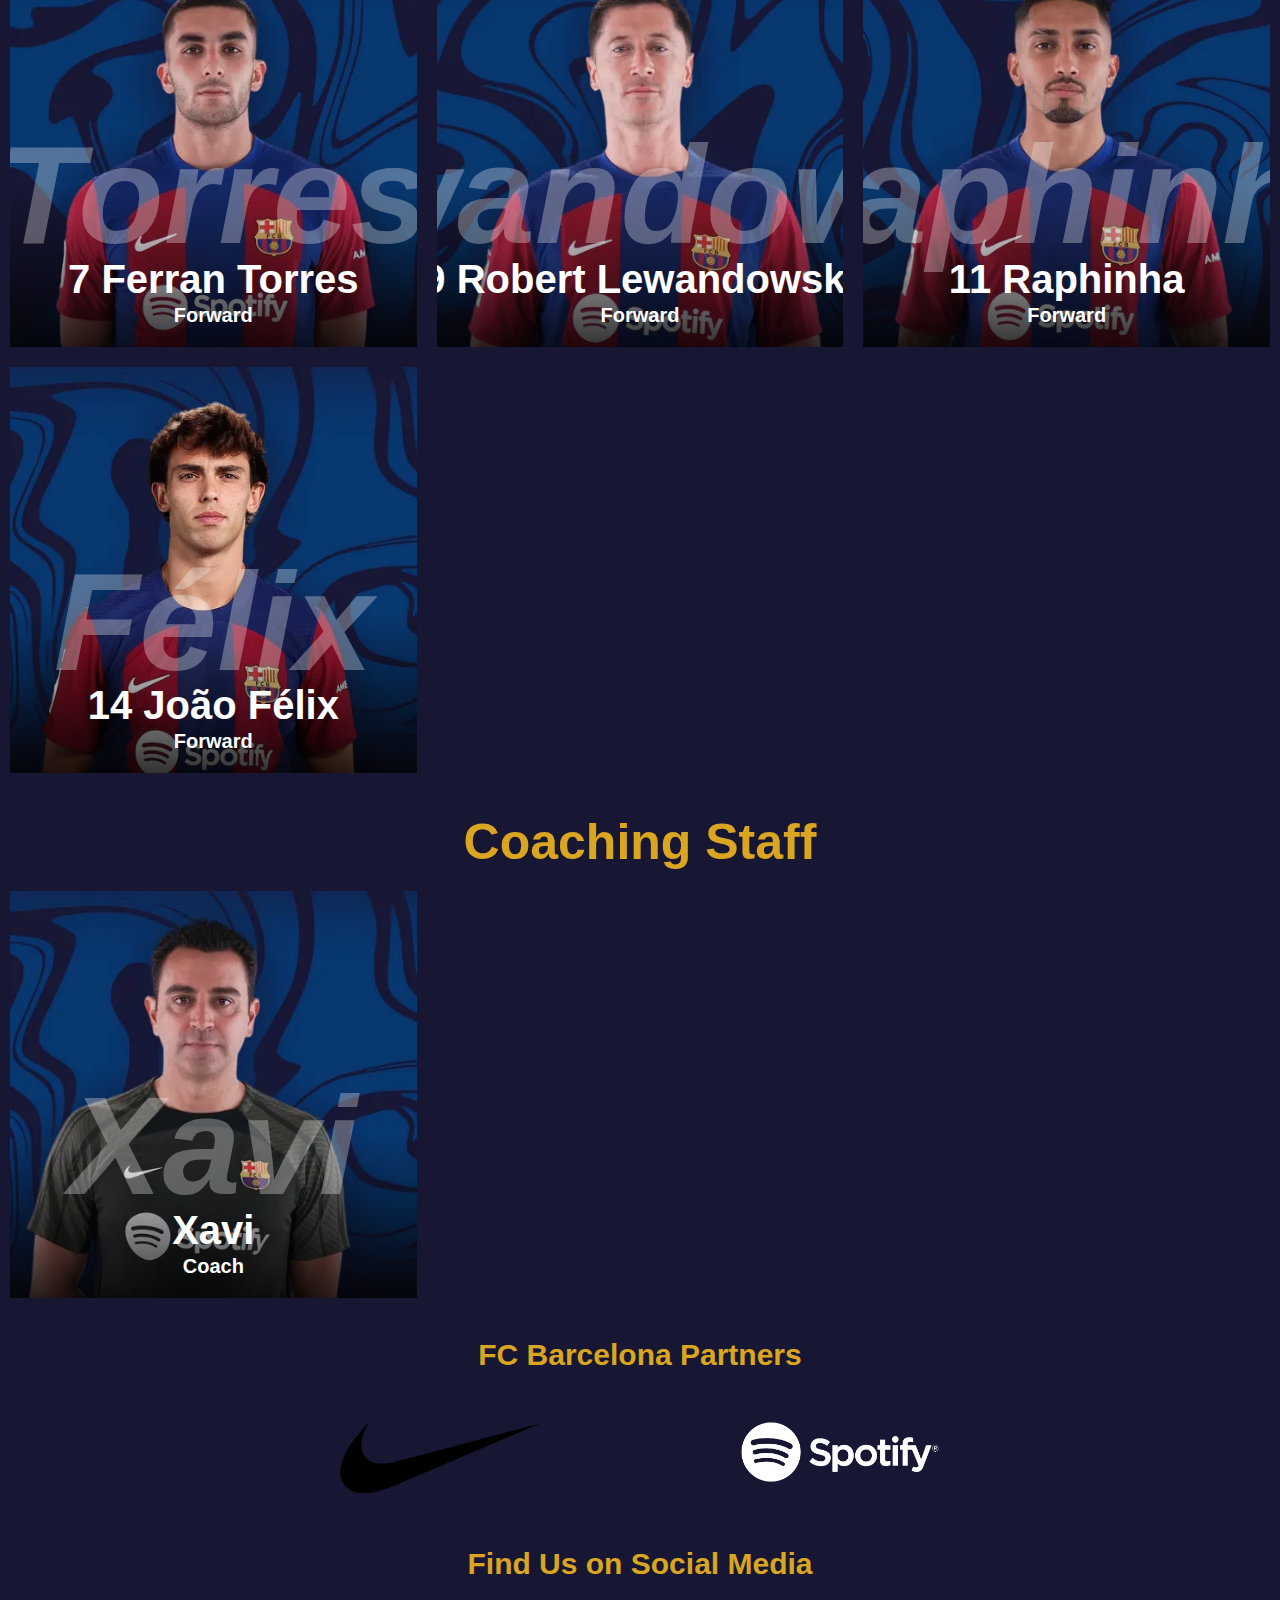
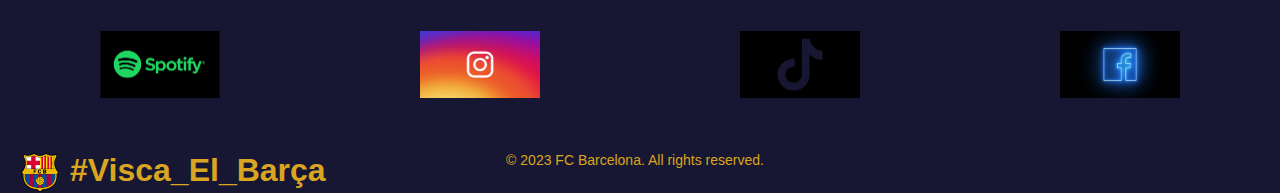
<file: Players.html>
<!DOCTYPE html>
<html>
    <head>
        <link rel="stylesheet" href="styles.css">
        <title>
             Players 
         </title>
         <meta charset="UTF-8"/>
         <link rel="icon" sizes="192x192" type="image/png" href="pics/logo.webp">
    </head>

    <body class="login">
        <header>
            <ul>
                <li><a href="Contact.html">Contact Us</a></li>
                <li>
                    <a href="#">About Us ▼</a>
                    <ul class="dropdown">
                        <li><a href="trophies.html">Trophies</a></li>
                        <li><a href="Players.html">Squad</a></li>
                        <li class="nested-dropdown">
                            <a href="#">History ▶</a>
                            <ul class="nested">
                                <li><a href="Legends.html">Legandary Players</a></li>
                                <li><a href="Coaches.html">Coaches</a></li>
                            </ul>
                        </li>
                    </ul>
                </li>
                <li><a href="home.html">Home</a></li>
                <li><a href="login.html">Logout</a></li>
                <li><a href="Shop.html">Shop</a></li>
            </ul>
            <img src="pics/logo.webp" alt="Barcelona FC Logo" class="logo_first">
        </header>

        <div class="squad-container">
            <h2 class="position">Goalkeepers</h2>
            <ul>
                <!-- Player 1 -->
                <li>
                    <div class="player-item2">
                        <img src="pics/01-MARC-ANDRE_TER_STEGEN.webp" alt="Player 1">
                        <h2 class="player">
                            1 Marc-André <strong >ter Stegen</strong>
                            <span class="faded-last-name">Stegen</span>
                        </h2>
                        <p class="player-pos">Goalkeeper</p>
                    </div>
                </li>

                <li class="ok"> 
                    <div class="player-item2">
                        <img src="pics/26-INAKI_PENA.webp" alt="Player 1">
                        <h2 class="player">
                           13 Iñaki<strong >Peña</strong>
                            <span class="faded-last-name">Peña</span>
                        </h2>
                        <p class="player-pos">Goalkeeper</p>
                    </div>
                </li>
                <!-- Add more players as needed -->
            </ul>
        </div>


        
        <div class="squad-container">
            <h2 class="position">Defenders</h2>
            <ul>
                <!-- Player 1 -->
                <li>
                    <div class="player-item2">
                        <img src="pics/jugador_fitxa-cancelo.webp" alt="Player 1">
                        <h2 class="player">
                            2 João <strong >Cancelo</strong>
                            <span class="faded-last-name">Cancelo</span>
                        </h2>
                        <p class="player-pos">Defender</p>
                    </div>
                </li>

                <li>
                    <div class="player-item2">
                        <img src="pics/mini_28-BALDE.webp" alt="Player 1">
                        <h2 class="player">
                            3 Alejandro <strong >Balde</strong>
                            <span class="faded-last-name">Balde</span>
                        </h2>
                        <p class="player-pos">Defender</p>
                    </div>
                </li>

                <li>
                    <div class="player-item2">
                        <img src="pics/04-RONALD_ARAUJO_.webp" alt="Player 1">
                        <h2 class="player">
                            4 Ronald <strong >Araujo</strong>
                            <span class="faded-last-name">Araujo</span>
                        </h2>
                        <p class="player-pos">Defender</p>
                    </div>
                </li>

                <li>
                    <div class="player-item2">
                        <img src="pics/jugador_fitxa_inigo_2023.webp" alt="Player 1">
                        <h2 class="player">
                            5 Íñigo  <strong >Martínez</strong>
                            <span class="faded-last-name">Martínez</span>
                        </h2>
                        <p class="player-pos">Defender</p>
                    </div>
                </li>

                <li>
                    <div class="player-item2">
                        <img src="pics/15-ANDREAS_CHRISTENSEN.webp" alt="Player 1">
                        <h2 class="player">
                            15 Andreas <strong >Christensen</strong>
                            <span class="faded-last-name">Christensen</span>
                        </h2>
                        <p class="player-pos">Defender</p>
                    </div>
                </li>

                <li>
                    <div class="player-item2">
                        <img src="pics/17-MARCOS_ALONSO.webp" alt="Player 1">
                        <h2 class="player">
                            17 Marcos Alonso <strong >Alonso</strong>
                            <span class="faded-last-name">Alonso</span>
                        </h2>
                        <p class="player-pos">Defender</p>
                    </div>
                </li>

                <li>
                    <div class="player-item2">
                        <img src="pics/23-JULES_KOUNDE.webp" alt="Player 1">
                        <h2 class="player">
                            23 Jules Kounde <strong >Kounde</strong>
                            <span class="faded-last-name">Kounde</span>
                        </h2>
                        <p class="player-pos">Defender</p>
                    </div>
                </li>

                <!-- Add more players as needed -->
            </ul>
        </div>



        <div class="squad-container">
            <h2 class="position">Midfielders</h2>
            <ul>
                <!-- Player 1 -->
                <li>
                    <div class="player-item2">
                        <img src="pics/30-GAVI_.webp" alt="Player 1">
                        <h2 class="player">
                            6 Gavi 
                            <span class="faded-last-name">Gavi</span>
                        </h2>
                        <p class="player-pos">Midfielder</p>
                    </div>
                </li>

                <li>
                    <div class="player-item2">
                        <img src="pics/08-PEDRI.webp" alt="Player 1">
                        <h2 class="player">
                            8 Pedri 
                            <span class="faded-last-name">Pedri</span>
                        </h2>
                        <p class="player-pos">Midfielder</p>
                    </div>
                </li>

                <li>
                    <div class="player-item2">
                        <img src="pics/jugador_fitxa-oriol_romeu.webp" alt="Player 1">
                        <h2 class="player">
                            18 Oriol  <strong >Romeu</strong>
                            <span class="faded-last-name">Romeu</span>
                        </h2>
                        <p class="player-pos">Midfielder</p>
                    </div>
                </li>

                <li>
                    <div class="player-item2">
                        <img src="pics/20-S_ROBERTO.webp" alt="Player 1">
                        <h2 class="player">
                            20 Sergi  <strong >Roberto</strong>
                            <span class="faded-last-name">Roberto</span>
                        </h2>
                        <p class="player-pos">Midfielder</p>
                    </div>
                </li>

                <li>
                    <div class="player-item2">
                        <img src="pics/21-FRENKIE_DE_JONG.webp" alt="Player 1">
                        <h2 class="player">
                            21 Frenkie   <strong >de Jong</strong>
                            <span class="faded-last-name">de Jong</span>
                        </h2>
                        <p class="player-pos">Midfielder</p>
                    </div>
                </li>

                <li>
                    <div class="player-item2">
                        <img src="pics/jugador_fitxa-gundogan.webp" alt="Player 1">
                        <h2 class="player">
                            22 Ilkay Gündogan <strong >Gündogan</strong>
                            <span class="faded-last-name">Gündogan</span>
                        </h2>
                        <p class="player-pos">Midfielder</p>
                    </div>
                </li>
                <!-- Add more players as needed -->
            </ul>
        </div>


        <div class="squad-container">
            <h2 class="position">Forwards</h2>
            <ul>
                <!-- Player 1 -->
                <li>
                    <div class="player-item2">
                        <img src="pics/11-FERRAN_TORRES.webp" alt="Player 1">
                        <h2 class="player">
                            7 Ferran Torres
                            <span class="faded-last-name">Torres</span>
                        </h2>
                        <p class="player-pos">Forward</p>
                    </div>
                </li>

                <li>
                    <div class="player-item2">
                        <img src="pics/09-ROBERT_LEWANDOWSKI.webp" alt="Player 1">
                        <h2 class="player">
                            9 Robert Lewandowski
                            <span class="faded-last-name">Lewandowski</span>
                        </h2>
                        <p class="player-pos">Forward</p>
                    </div>
                </li>

                <li>
                    <div class="player-item2">
                        <img src="pics/22-RAPHINHA.webp" alt="Player 1">
                        <h2 class="player">
                            11 Raphinha  
                            <span class="faded-last-name">Raphinha</span>
                        </h2>
                        <p class="player-pos">Forward</p>
                    </div>
                </li>

                <li>
                    <div class="player-item2">
                        <img src="pics/jugador_fitxa-felix.webp" alt="Player 1">
                        <h2 class="player">
                            14 João Félix 
                            <span class="faded-last-name">Félix</span>
                        </h2>
                        <p class="player-pos">Forward</p>
                    </div>
                </li>

             
                <!-- Add more players as needed -->
            </ul>
        </div>


        <div class="squad-container">
            <h2 class="position">Coaching Staff </h2>
            <ul>
                <!-- Player 1 -->
                <li>
                    <div class="player-item2">
                        <img src="pics/00_XAVI_HERNANDEZ.webp" alt="Player 1">
                        <h2 class="player">
                            Xavi
                            <span class="faded-last-name">Xavi</span>
                        </h2>
                        <p class="player-pos">Coach</p>
                    </div>
                </li>
                <!-- Add more players as needed -->
            </ul>
        </div>

        <footer>
            <h1 class="barcelona">FC Barcelona Partners</h1>
          <div class="logos">
            <a href="https://www.nike.com" class="partner-link"><img src="pics/nike.webp" alt="Logo 1" class="partners"><span class="underline"></span></a>
            <a href="https://open.spotify.com/genre/0JQ5DAqbMKFzsCGvlWfxyX" class="partner-link"><img src="pics/spotify.webp" alt="Logo 2" class="partners"><span class="underline"></span></a>
          </div>
        
          <h1 class="barcelona">Find Us on Social Media</h1>
        
          <div class="logos2">
            <a href="https://open.spotify.com/user/31gorrj76f2m3wczoifm6f6tbn3q?si=a20bf0c076684729&nd=1" class="partner-link"><img src="pics/spotify_social.jpg" alt="Logo 1" class="partners2"><span class="underline"></span></a>
            <a href="https://www.instagram.com/fcbarcelona/" class="partner-link"><img src="pics/Instagram-1280x720.png" alt="Logo 2" class="partners2"><span class="underline"></span></a>
            <a href="https://www.tiktok.com/@fcbarcelona" class="partner-link"><img src="pics/Symbol-Tiktok.png" alt="Logo 2" class="partners2"><span class="underline"></span></a>
            <a href="https://es-es.facebook.com/fcbarcelona/" class="partner-link"><img src="pics/facebook.jpg" alt="Logo 2" class="partners2"><span class="underline"></span></a>
          </div>
        
        
        
        <img src="pics/logo.webp" alt="Barcelona FC Logo" class="logo-visca">
        <h1 class="visca-barca">#Visca_El_Barça</h1>
        <p class="copyright">&copy; 2023 FC Barcelona. All rights reserved.</p>
        </footer>
        
    </body>
</html>
</file>
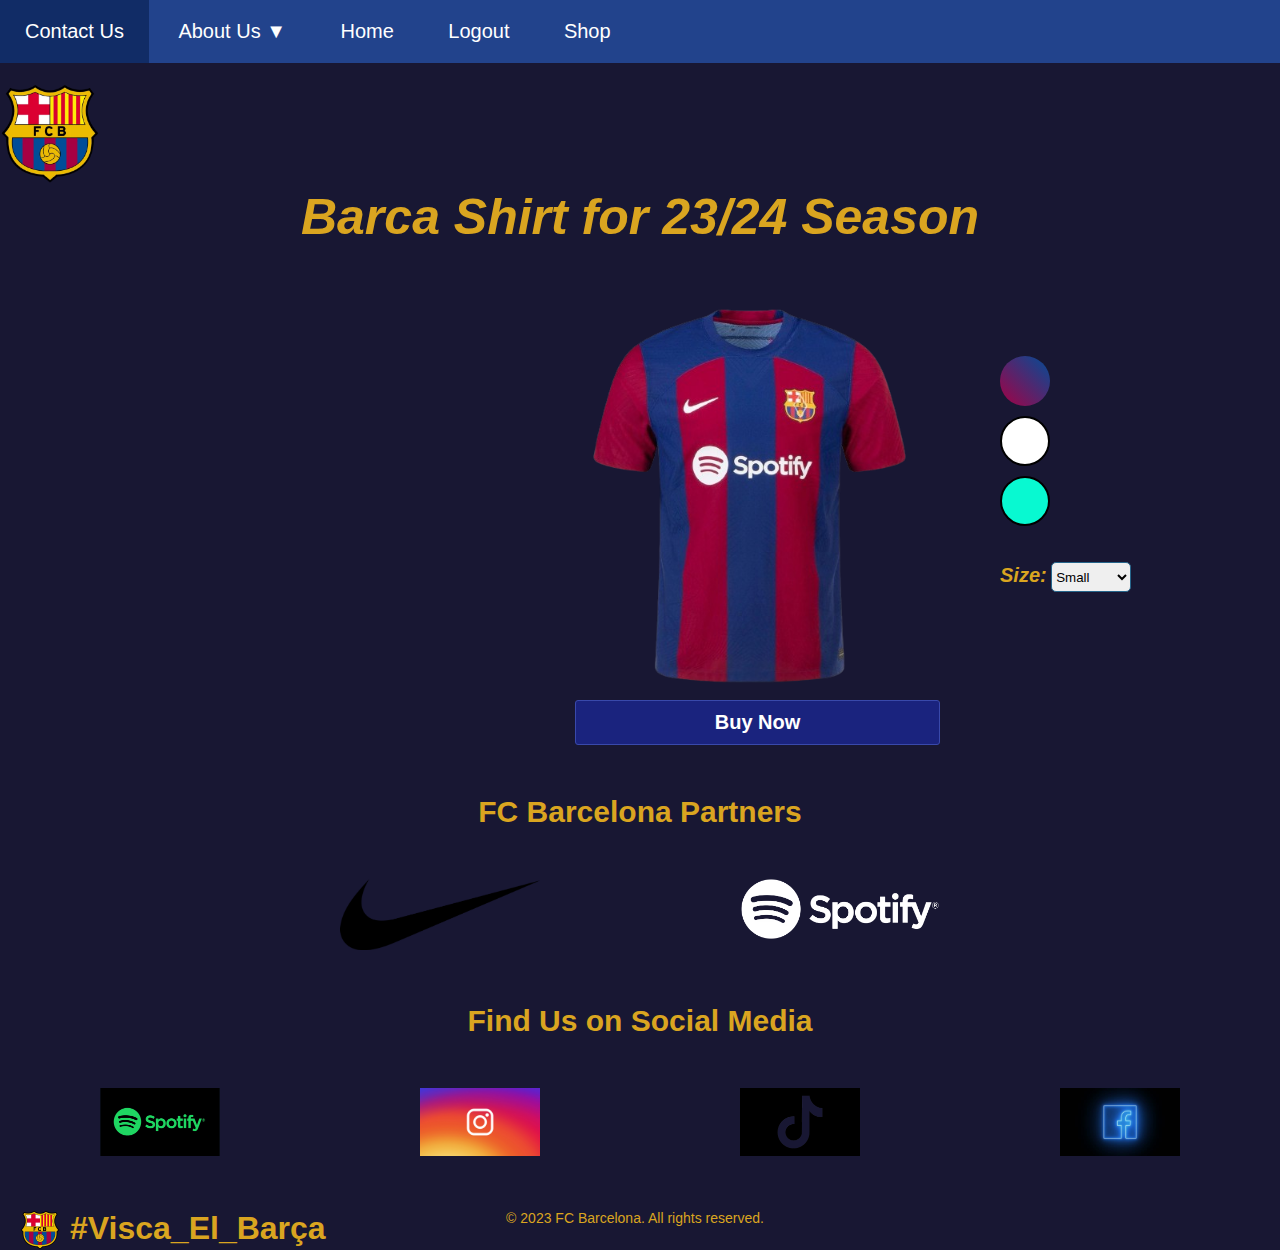
<file: Shop.html>
<!DOCTYPE html>
<html>
    <head>
        <link rel="stylesheet" href="styles.css">
        <title>
             Barca Shop 
         </title>
         <meta charset="UTF-8"/>
         <link rel="icon" sizes="192x192" type="image/png" href="pics/logo.webp">
    </head>
    <body class="login" >
        <header>
            <ul>
                <li><a href="Contact.html">Contact Us</a></li>
                <li>
                    <a href="#">About Us ▼</a>
                    <ul class="dropdown">
                        <li><a href="trophies.html">Trophies</a></li>
                        <li><a href="Players.html">Squad</a></li>
                        <li class="nested-dropdown">
                            <a href="#">History ▶</a>
                            <ul class="nested">
                                <li><a href="Legends.html">Legandary Players</a></li>
                                <li><a href="Coaches.html">Coaches</a></li>
                            </ul>
                        </li>
                    </ul>
                </li>
                <li><a href="home.html">Home</a></li>
                <li><a href="login.html">Logout</a></li>
                <li><a href="Shop.html">Shop</a></li>
            </ul>
            <img src="pics/logo.webp" alt="Barcelona FC Logo" class="logo_first">
        </header>
        <h2 class="label2">Barca Shirt for 23/24 Season</h2>
        <section class="productcont">
            <div><img src="pics/homepic-removebg-preview.png" alt="2019 Shirt" id="ronaldoShirt" width="400px" height="auto" style="margin-top: -50px;" ></div>
            <div class="rightside">
                
                <div style="width: 50px; height: 50px; background: linear-gradient(45deg, #A50044, #004D98); 
                border-radius: 50%; margin-top: 10px;" id="home" onclick="homeKitjuve()"></div>

                <div style=" width: 50px; height: 50px; background-color:white;
                 border-radius: 50%; margin-top: 10px; border-width: 2px; border-style: solid;" id="third" onclick="awayKitjuve()"></div>
                <div style=" width: 50px; height: 50px; background-color: rgb(8, 249, 209);
                 border-radius: 50%; margin-top: 10px; border-width: 2px; border-style: solid;" id="away" onclick="thirdKitjuve()"></div><br><br>
                <label for="shirtSize" class="size">Size:</label>
                 <select id="shirtSize" name="shirtSize" class="shirtSize">
                     <option value="small" >Small</option>
                     <option value="medium">Medium</option>
                     <option value="large">Large</option>
                     <option value="x-large">XL</option>
                     <option value="xx-large">XXL</option>
                 </select><br><br>
            </div>
        </section>
        <a href="#"><input type="button" value="Buy Now" class="login_form2" onclick="buy()"></a><br>
        <footer>
            <h1 class="barcelona">FC Barcelona Partners</h1>
          <div class="logos">
            <a href="https://www.nike.com" class="partner-link"><img src="pics/nike.webp" alt="Logo 1" class="partners"><span class="underline"></span></a>
            <a href="https://open.spotify.com/genre/0JQ5DAqbMKFzsCGvlWfxyX" class="partner-link"><img src="pics/spotify.webp" alt="Logo 2" class="partners"><span class="underline"></span></a>
          </div>

          <h1 class="barcelona">Find Us on Social Media</h1>

          <div class="logos2">
            <a href="https://open.spotify.com/user/31gorrj76f2m3wczoifm6f6tbn3q?si=a20bf0c076684729&nd=1" class="partner-link"><img src="pics/spotify_social.jpg" alt="Logo 1" class="partners2"><span class="underline"></span></a>
            <a href="https://www.instagram.com/fcbarcelona/" class="partner-link"><img src="pics/Instagram-1280x720.png" alt="Logo 2" class="partners2"><span class="underline"></span></a>
            <a href="https://www.tiktok.com/@fcbarcelona" class="partner-link"><img src="pics/Symbol-Tiktok.png" alt="Logo 2" class="partners2"><span class="underline"></span></a>
            <a href="https://es-es.facebook.com/fcbarcelona/" class="partner-link"><img src="pics/facebook.jpg" alt="Logo 2" class="partners2"><span class="underline"></span></a>
          </div>



        <img src="pics/logo.webp" alt="Barcelona FC Logo" class="logo-visca">
        <h1 class="visca-barca">#Visca_El_Barça</h1>
        <p class="copyright">&copy; 2023 FC Barcelona. All rights reserved.</p>
        </footer>
        <script src="script.js"></script>
    </body>
</html>
</file>
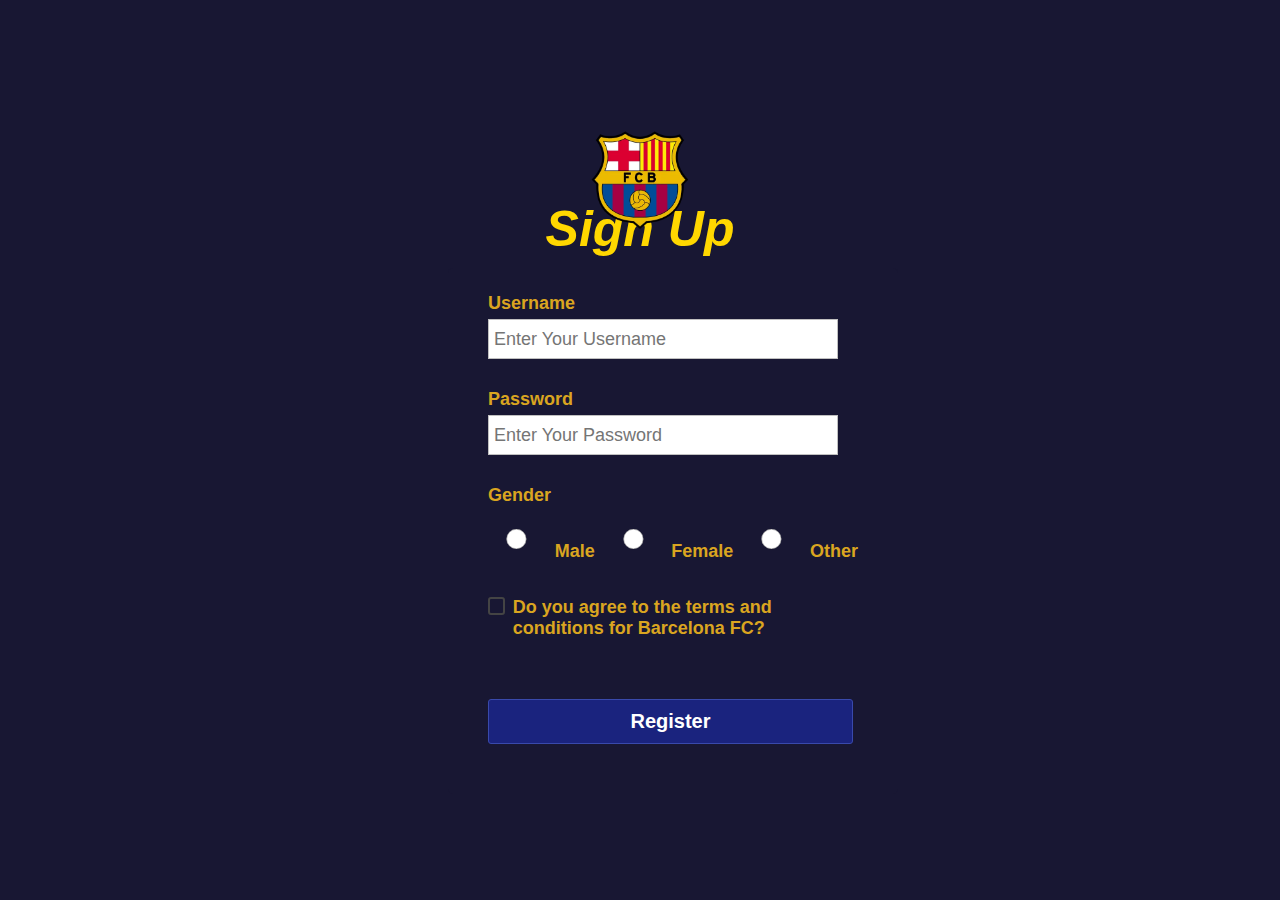
<file: SignUp.html>
<!DOCTYPE html>
<html lang="en">
    <head>
        <link rel="stylesheet" href="styles.css">
        <title>
             Register 
         </title>
         <meta charset="UTF-8"/>
         <link rel="icon" sizes="192x192" type="image/png" href="pics/logo.webp">
    </head>
    <body class="login">
        <header>
            <img src="pics/logo.webp" class="logo_login" id="logo">
        </header>
        
        <div class="label">Sign Up</div>
        <div class="login-container">
            <form class="login_form" action="home.html" method="post" onsubmit="return validateFormSignUp()">
                <div class="font">Username </div>
                <input type="email" name="email" placeholder="Enter Your Username" id="email">
                <div id="email_error"> Plese Fill up your Username</div>
                <div class="font font2">Password</div>
                <input type="password" name="password" placeholder="Enter Your Password" id="password">
                <div id="password_error"> Plese Fill up your Password</div>
                <div class="font font2">Gender</div>
                <div class="gender-options">
                    <input type="radio" id="male" name="gender" value="male">
                    <label for="male" class="font font2">Male</label>
    
                    <input type="radio" id="female" name="gender" value="female">
                    <label for="female" class="font font2">Female</label>
    
                    <input type="radio" id="other" name="gender" value="other">
                    <label for="other" class="font font2">Other</label>
                </div>
                <div class="terms-checkbox">
                    <input type="checkbox" id="terms" name="terms">
                    <label for="terms" class="font font2">Do you agree to the terms and conditions for Barcelona FC?</label>
                </div>  
                <button type="submit">Register</button>
            </form>
        </div>
        <script src="script.js"></script>
    </body>
</html>
</file>
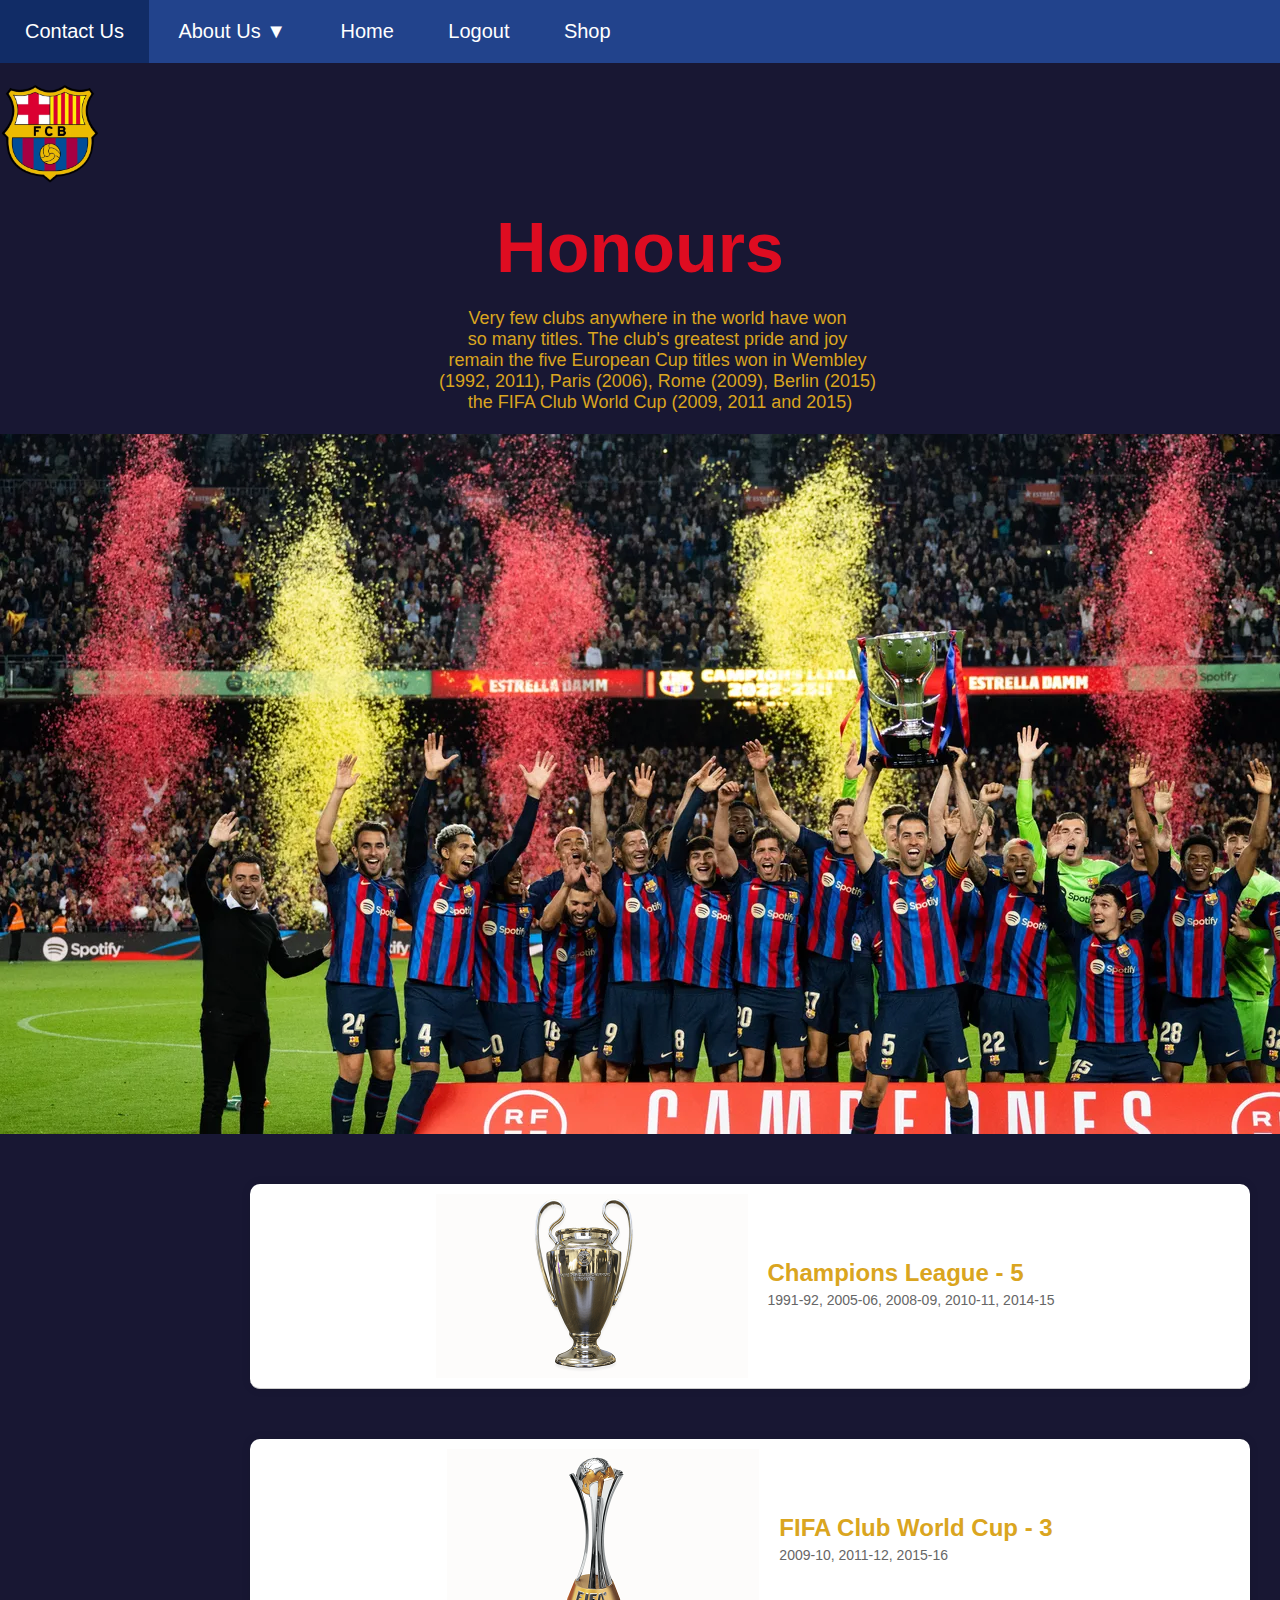
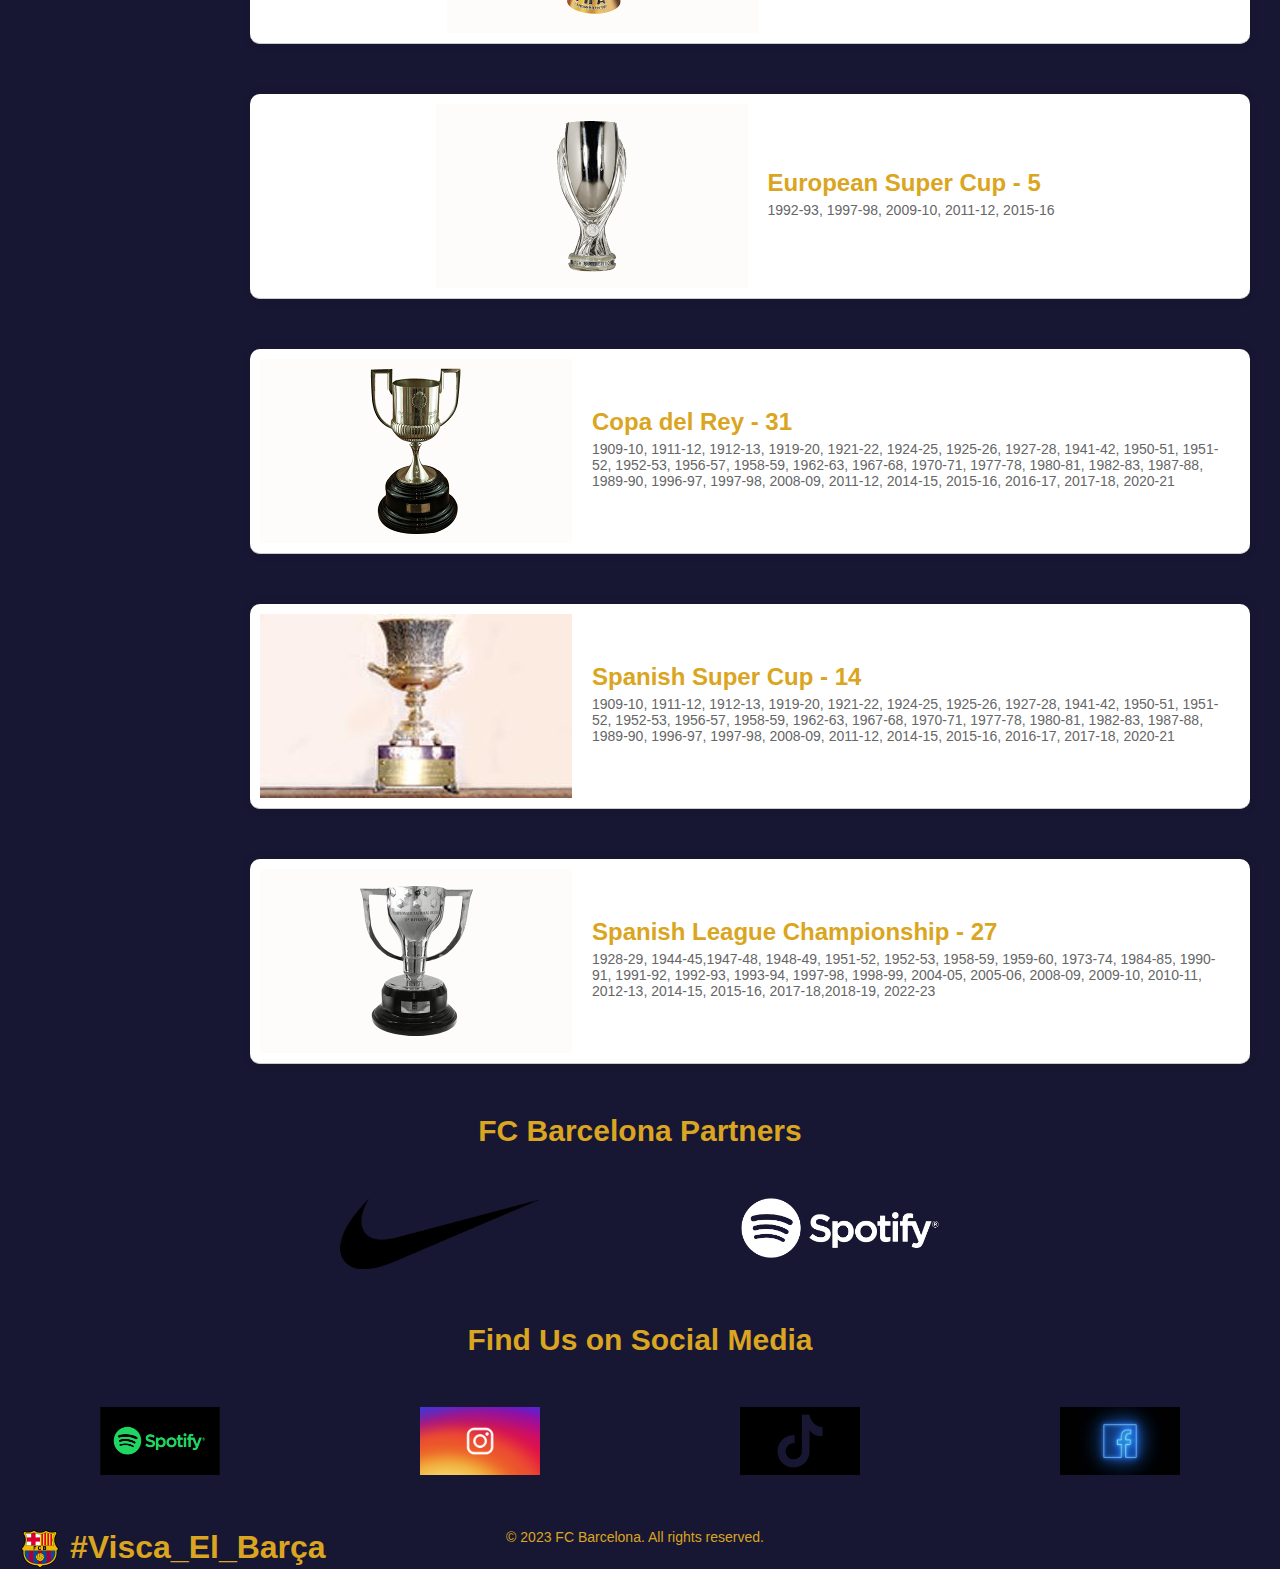
<file: trophies.html>
<!DOCTYPE html>
<html>
    <head>
        <link rel="stylesheet" href="styles.css">
        <title>
             Trophies 
         </title>
         <meta charset="UTF-8"/>
         <link rel="icon" sizes="192x192" type="image/png" href="pics/logo.webp">
    </head>
    <body class="login">

        <header>
            <ul>
                <li><a href="Contact.html">Contact Us</a></li>
                <li>
                    <a href="#">About Us ▼</a>
                    <ul class="dropdown">
                        <li><a href="trophies.html">Trophies</a></li>
                        <li><a href="Players.html">Squad</a></li>
                        <li class="nested-dropdown">
                            <a href="#">History ▶</a>
                            <ul class="nested">
                                <li><a href="Legends.html">Legandary Players</a></li>
                                <li><a href="Coaches.html">Coaches</a></li>
                            </ul>
                        </li>
                    </ul>
                </li>
                <li><a href="home.html">Home</a></li>
                <li><a href="login.html">Logout</a></li>
                <li><a href="Shop.html">Shop</a></li>
            </ul>
            <img src="pics/logo.webp" alt="Barcelona FC Logo" class="logo_first">
        </header>
            <div>
              <h1 class="honor">Honours</h1>
              <pre class="des">
                Very few clubs anywhere in the world have won 
                so many titles. The club's greatest pride and joy 
                remain the five European Cup titles won in Wembley 
                (1992, 2011), Paris (2006), Rome (2009), Berlin (2015) 
                the FIFA Club World Cup (2009, 2011 and 2015)
            </pre>
            </div>
           
            <img src="pics/trophies.webp" class="trophies_pic">

            <ul class="tro_list">
                <li class="tro_item">
                    <div class="list-item">
                        <img src="pics/Champions-League.png" alt="Logo 1">
                        <div class="list-item-content">
                            <h2>Champions League - 5</h2>
                            <p>1991-92, 2005-06, 2008-09, 2010-11, 2014-15</p>
                        </div>
                    </div>
                </li>
                <li class="tro_item">
                    <div class="list-item">
                        <img src="pics/Fifa-Club-World-Cup.png" alt="Logo 2">
                        <div class="list-item-content">
                            <h2>FIFA Club World Cup - 3</h2>
                            <p>2009-10, 2011-12, 2015-16</p>
                        </div>
                    </div>
                </li>
                <li class="tro_item">
                    <div class="list-item">
                        <img src="pics/European-Super-Cup.png" alt="Logo 2">
                        <div class="list-item-content">
                            <h2>European Super Cup - 5</h2>
                            <p>1992-93, 1997-98, 2009-10, 2011-12, 2015-16</p>
                        </div>
                    </div>
                </li>

                <li class="tro_item">
                    <div class="list-item">
                        <img src="pics/Spanish-Cup.png" alt="Logo 2">
                        <div class="list-item-content">
                            <h2>Copa del Rey - 31</h2>
                            <p>
                                1909-10, 1911-12, 1912-13, 1919-20, 1921-22, 1924-25,
                                1925-26, 1927-28, 1941-42, 1950-51, 1951-52, 1952-53,
                                1956-57, 1958-59, 1962-63, 1967-68, 1970-71, 1977-78, 
                                1980-81, 1982-83, 1987-88, 1989-90, 1996-97, 1997-98,
                                2008-09, 2011-12, 2014-15, 2015-16, 2016-17, 2017-18, 
                                2020-21
                            </p>
                        </div>
                    </div>
                </li>

                <li class="tro_item">
                    <div class="list-item">
                        <img src="pics/Supercopa-Espanya.jpg" alt="Logo 2">
                        <div class="list-item-content">
                            <h2>Spanish Super Cup - 14</h2>
                            <p>
                                1909-10, 1911-12, 1912-13, 1919-20, 1921-22, 1924-25,
                                1925-26, 1927-28, 1941-42, 1950-51, 1951-52, 1952-53,
                                1956-57, 1958-59, 1962-63, 1967-68, 1970-71, 1977-78, 
                                1980-81, 1982-83, 1987-88, 1989-90, 1996-97, 1997-98,
                                2008-09, 2011-12, 2014-15, 2015-16, 2016-17, 2017-18, 
                                2020-21
                            </p>
                        </div>
                    </div>
                </li>


                <li class="tro_item">
                    <div class="list-item">
                        <img src="pics/la-liga.png" alt="Logo 3">
                        <div class="list-item-content">
                            <h2>Spanish League Championship - 27</h2>
                            <p>
                                1928-29, 1944-45,1947-48, 1948-49, 1951-52, 1952-53,
                                1958-59, 1959-60, 1973-74, 1984-85, 1990-91, 1991-92,
                                1992-93, 1993-94, 1997-98, 1998-99, 2004-05, 2005-06,
                                2008-09, 2009-10, 2010-11, 2012-13, 2014-15, 2015-16,
                                2017-18,2018-19, 2022-23
                            </p>
                        </div>
                    </div>
                </li>
            </ul>
            <footer>
                <h1 class="barcelona">FC Barcelona Partners</h1>
              <div class="logos">
                <a href="https://www.nike.com" class="partner-link"><img src="pics/nike.webp" alt="Logo 1" class="partners"><span class="underline"></span></a>
                <a href="https://open.spotify.com/genre/0JQ5DAqbMKFzsCGvlWfxyX" class="partner-link"><img src="pics/spotify.webp" alt="Logo 2" class="partners"><span class="underline"></span></a>
              </div>
            
              <h1 class="barcelona">Find Us on Social Media</h1>
            
              <div class="logos2">
                <a href="https://open.spotify.com/user/31gorrj76f2m3wczoifm6f6tbn3q?si=a20bf0c076684729&nd=1" class="partner-link"><img src="pics/spotify_social.jpg" alt="Logo 1" class="partners2"><span class="underline"></span></a>
                <a href="https://www.instagram.com/fcbarcelona/" class="partner-link"><img src="pics/Instagram-1280x720.png" alt="Logo 2" class="partners2"><span class="underline"></span></a>
                <a href="https://www.tiktok.com/@fcbarcelona" class="partner-link"><img src="pics/Symbol-Tiktok.png" alt="Logo 2" class="partners2"><span class="underline"></span></a>
                <a href="https://es-es.facebook.com/fcbarcelona/" class="partner-link"><img src="pics/facebook.jpg" alt="Logo 2" class="partners2"><span class="underline"></span></a>
              </div>
            
            
            
            <img src="pics/logo.webp" alt="Barcelona FC Logo" class="logo-visca">
            <h1 class="visca-barca">#Visca_El_Barça</h1>
            <p class="copyright">&copy; 2023 FC Barcelona. All rights reserved.</p>
            </footer>

    </body>

</html>
</file>
<file: styles.css>
/*body {
    background: radial-gradient(circle at top left, #004D98, transparent),
                radial-gradient(circle at top right, #A50044, transparent);
    background-blend-mode: multiply;
    background-size: 200% 200%;
  }*/

*{
    padding: 0%;
    margin: 0%;
    box-sizing: border-box;
    font-family: 'poppins',sans-serif;
    
}

.hero{
    height: 100vh;
    width: 100%;
    background-image: linear-gradient(rgba(12,3,51,0.3),rgba(12,3,51,0.3) );
    position: relative;
    padding: 0 5%;
    display: flex;
    align-items: center;
    justify-content: center;
}

nav {
    width: 100%;
    position: absolute;
    top: 0;
    right: 0; /* Align the navigation bar to the right */
    padding: 20px 8%;
    display: flex;
    align-items: center;
    justify-content: space-between; /* Align the content (list items) to the right */
}


.logo_first {
    width: 100px;;
    margin-top:20px;
}

nav ul li{
    list-style: none;
    display: inline-block;
    margin-left: 40px;
}

nav ul li a{
    text-decoration: none;
    color:#fff;
    font-size: 17px;
}
.back_video{
    position: absolute;
    right: 0;
    bottom: 0;
    z-index: -1;
}
@media(min-aspect-ratio:16/9){
    .back_video{
        width: 100%;
        height: auto;
    }
}

@media(max-aspect-ratio:16/9){
    .back_video{
        width: auto;
        height: 100%;
    }
}
.content{
    text-align: center;
}

.content h1{
    font-size: 100px;
    color: #fff;
    font-weight: 600;
    transition: 0.5s;
}
.content h1:hover{
    -webkit-text-stroke: 2px #fff;
    color: transparent;
}

.login{
    background-color: #181733 !important;
}


.logo_login {
    width: 100px;
    position: absolute;
    top: 20%;
    left: 50%;
    transform: translate(-50%, -50%);
    display: block;
}

.label {
    font-weight: bold;
    text-align: center;
    color: gold;
    margin-top: 200px;
    font-style: italic;
    font-size: 50px;
}


.login-container {
    position: relative;
	margin-top: 10px;
	width: 450px;
	height: auto;
	background:#181733 !important ;
	border-radius: 5px;
    justify-content: center;
    align-items: center;
    left: 35%;

}

.login_form{
	padding: 20px 40px;
    justify-content: center;
    align-items: center;
}

.login_form .font{
	font-size: 18px;
	color: goldenrod;
	margin: 5px 0;
    font-weight: bold;
    
}

.login_form .font2{
	margin-top: 30px;
}

.login_form input{
	height: 40px;
	width: 350px;
	padding: 0 5px;
	font-size: 18px;
	outline: none;
	border: 1px solid silver;
}

.login_form button{
    margin: 45px 0 30px 0;
    height: 45px;
    width: 365px;
    font-size: 20px;
    color: white;
    outline: none;
    cursor: pointer;
    font-weight: bold;
    background: #1A237E;
    border-radius: 3px;
    border: 1px solid #3949AB;
    transition: .5s;
}

.login_form button:hover{
    background: #151c6a;
}

.login_form #email_error,
.login_form #password_error{
    margin-top: 5px;
    width: 345px;
    font-size: 18px;
    color: #C62828;
    background: rgba(255,0,0,0.1);
    text-align: center;
    border-radius: 3px;
    padding: 5px 8px;
    border: 1px solid #EF9A9A;
    display: none;
}



.gender-options {
    display: flex;
    gap: 10px;
    align-items: center;
    font-size: 14px;
}

/* Styling for radio buttons */
.gender-options input[type="radio"] {
    transform: scale(0.5); /* Making radio buttons smaller */
}

/* Optional: Adjusting the label position for radio buttons */
.gender-options label {
    margin-bottom: 0;
}


/* CSS for styling the agreement checkbox and label */
/* CSS for styling the agreement checkbox and label */
.terms-checkbox {
    display: flex;
    align-items: center;
    font-size: 14px;
    margin-bottom: 10px;
}

.terms-checkbox input[type="checkbox"] {
    appearance: none;
    width: 18px;
    height: 18px;
    border: 2px solid #444;
    border-radius: 3px;
    margin-right: 8px;
    cursor: pointer;
    position: relative;
}

.terms-checkbox input[type="checkbox"]:checked {
    background-color: #007bff;
    border-color: #007bff;
}

/* Styling for the checkmark icon */
.terms-checkbox input[type="checkbox"]:checked::before {
    content: '\2713'; /* Unicode checkmark character */
    color: white;
    font-size: 14px;
    position: absolute;
    top: 50%;
    left: 50%;
    transform: translate(-50%, -50%);
}
ul {
    list-style: none;
    background: #22438C;
    padding: 0;
    margin: 0;
}

ul li {
    display: inline-block;
    position: relative;
}

ul li a {
    display: block;
    padding: 20px 25px;
    color: #FFF;
    text-decoration: none;
    text-align: center;
    font-size: 20px;
}

ul li:hover > a {
    background: #112C66;
}

ul li ul.dropdown {
    display: none;
    position: absolute;
    background-color: #22438C;
    min-width: 100%;
    left: 0;
    top: 100%;
    z-index: 999;
}

ul li:hover > ul.dropdown {
    display: block;
}

ul li ul.dropdown li {
    display: block;
}

ul li ul.dropdown li a {
    padding: 15px 25px;
}

ul li ul.dropdown li:hover a {
    background: #112C66;
}

/* Styling for nested dropdown */
ul li ul.dropdown li.nested-dropdown {
    position: relative;
}

ul li ul.dropdown li.nested-dropdown > ul.nested {
    display: none;
    position: absolute;
    top: 0;
    left: 100%;
    min-width: 100%;
    z-index: 999;
}

ul li ul.dropdown li.nested-dropdown:hover > ul.nested {
    display: block;
}


.home{
    background-color: #181733 !important;
    width: 100%;
    height: 100%;
    display: flex;
    background-repeat: no-repeat;
    display: block;
    overflow: hidden;
    background-blend-mode: soft-light;
}

.home_content {
    text-align: center;
}

.home_content a {
    display: inline-block; /* or block */
    margin-top: 400px; /* Adjust this value as needed */
    font-size: 50px;
    color: #fff;
    font-weight: 600;
    transition: 0.5s;
    text-decoration: none;
}

.home_content a:hover {
    text-decoration: underline;
}


.contact_txet{
    margin-top: 30px;
    text-align: center;
    font-size: 50px;    
    color: #FFF;
}

.honor{
    font-family: "Montserrat", sans-serif;
  font-size: 70px;
  font-weight: bold;
    font-weight: 800;
  color: #de0c21;
  padding: 20px 0;
  text-align: center;
}

pre{
    text-align: center;
    font-size: 18px;
    color: goldenrod;
    padding-right: 40px;
    text-decoration: solid;

}

.trophies_pic{
    display: block;
    margin: 0 auto; /* This will horizontally center the image */
    width: auto;
}



.list-item {
    display: flex;
    align-items: center;
    padding: 10px;
    
}
.list-item img {
    width: auto; /* Adjust image size as needed */
    margin-right: 20px;
    float: left;
    background-color: white;
}
.list-item-content {
    flex-grow: 1;
}
h2 {
    margin: 0;
    color: goldenrod;
}

p {
    margin: 5px 0;
    margin-right: 10px;
    font-size: 14px;
    color: #666;
}


.tro_list {
    list-style: none;
    padding: 0;
    justify-content: center; /* Center content horizontally */
    align-items: center;
    background-color: #181733 !important;
    margin-top: 50px;
}

.tro_item {
    display: flex;
    margin-bottom: 20px;
    border-bottom: 1px solid #ccc;
    justify-content: center; /* Center content horizontally */
    align-items: center;
    border-radius: 10px;
    background-color: #fff;
    box-shadow: 0 0 10px rgba(0, 0, 0, 0.1); /* Add shadow effect */
    width: 1000px;
    margin-left: 250px;
    margin-bottom: 50px;
}



.partners {
    display: inline-block;
    width: 200px;
    height: auto;
    margin: 0 100px;
    position: relative;
    overflow: hidden;
}

.underline {
    position: absolute;
    bottom: 0;
    left: 0;
    width: 100%;
    height: 2px;
    background-color: gold;
    transform: scaleX(0);
    transition: transform 0.3s ease-in-out;
}

.partner-link {
    display: inline-block;
    position: relative;
}

 .partner-link:hover .underline {
    transform: scaleX(1);
}

.barcelona {
    font-size: 30px;
    font-weight: bold;
    margin-bottom: 50px;
    text-align: center;
    color: goldenrod;
}

.logos {
    display: flex;
    justify-content: center;
    margin-bottom: 50px;
}

.container {
    position: relative;
    display: inline-block;
    width: 100%;
    height: auto;
}

.background-img {
    display: block;
    width: 100%;
    height: auto;
    filter: brightness(60%); /* Darken the image */
}

.overlay-text {
    position: absolute;
    bottom: 20px;
    left: 50%;
    transform: translateX(-50%);
    background-color: transparent; /* No background color */
    padding: 20px;
    border-radius: 5px;
    text-align: center;
}

.overlay-text a {
    color: #fff; /* White text */
    text-decoration: none;
    font-size: 50px; /* Adjust font size */
    transition: text-decoration 0.3s ease-in-out;
    font-weight: 600;
}

.overlay-text a:hover {
    text-decoration: underline; /* Underline on hover */
}

.logo {
    position: absolute;
    top: 10px;
    left: 10px;
    width: 100px;;
    z-index: 1;
}

.yala{
    margin-top: 50px;
    margin-bottom: 50px;
}
.visca-barca {
    position: absolute;
    bottom: auto;
    left: auto;
    color: goldenrod;
    margin-left: 70px;
    margin-bottom: 10px;
}

.logo-visca{
    width: 40px;
    position: absolute;
    bottom: auto;
    left: auto;
    margin-left: 20px;
}

/* CSS */
.player-list {
    list-style: none;
    display: flex;
    flex-wrap: wrap; /* Items wrap to the next row */
    justify-content: space-between; /* Distribute items evenly */
    padding: 0;
    background-color: #181733 !important;
    margin-top: 20px;
    margin-bottom: 100px;

}

.player-item {
    position: relative;
    width: calc(30% - 10px); /* Adjust width to fit three items in a row */
    margin-bottom: 20px;
    overflow: hidden; /* Hide overflow */
}

.player-item img {
    width: 100%;
    height: auto;
    transition: transform 0.3s ease-in-out;
}

.player-description {
    position: absolute;
    bottom: 0;
    left: 0;
    width: 100%;
    background-color: #181733 !important;
    transform: translateY(100%);
    transition: transform 0.3s ease-in-out;
    padding: 10px;
    text-align: center;
    box-sizing: border-box;
    opacity: 0; /* Initially hidden */
    pointer-events: none; /* Ignore pointer events when hidden */
    transition: opacity 0.3s ease-in-out; /* Smooth transition */
    color: goldenrod;
}

.player-item:hover .player-description {
    transform: translateY(0);
    opacity: 1; /* Show on hover */
    pointer-events: auto; /* Enable pointer events on hover */
}

.player-name {
    position: absolute;
    bottom: 0;
    left: 0;
    width: 100%;
    text-align: center;
    background-color: #181733 !important;
    padding: 10px;
    margin: 0;
    transition: opacity 0.3s ease-in-out; /* Smooth transition */
    color: goldenrod;
}

.player-item:hover .player-name {
    opacity: 0; /* Hide on hover */
    pointer-events: none; /* Ignore pointer events when hidden */
}


.messi{
    color: goldenrod;
}




/* Styles for the squad container */
.squad-container {
    margin-bottom: 20px;
}

/* Set general styles */
.squad-container ul {
    list-style: none;
    display: flex;
    flex-wrap: wrap;
    justify-content: space-between;
    background-color: #181733 !important;
    padding: 0;
    margin: 0;
}

.squad-container li {
    width: calc(33.33% - 20px); /* Three players in a row with margin */
    margin-bottom: 20px;
    position: relative;
    margin-left: 10px; /* Set a default small left margin */
    margin-right: 10px; /* Set a default small right margin */
    border: #ccc;
}

/* Adjust margins for left and right items */
.squad-container li:first-child {
    margin-left: 10px; /* Smaller left margin for the first item */
}

.squad-container li:last-child {
    margin-right: 10px; /* Smaller right margin for the last item */
}

/* Media query for smaller screens if needed */
@media (max-width: 900px) {
    .squad-container li {
        width: calc(50% - 20px); /* Two players in a row with margin */
    }
    
    /* Adjust margins for left and right items in two-player rows */
    .squad-container li:first-child {
        margin-left: 10px; /* Smaller left margin for the first item */
    }
    
    .squad-container li:last-child {
        margin-right: 10px; /* Smaller right margin for the last item */
    }
}

@media (max-width: 600px) {
    .squad-container li {
        width: calc(100% - 20px); /* Single player in a row with margin */
        margin-left: 0; /* Remove left margin for single-player rows */
        margin-right: 0; /* Remove right margin for single-player rows */
    }
}


.player-item2 {
    position: relative;
    overflow: hidden;
}

.player-item2 img {
    width: 100%;
    height: auto;
    display: block;
    transition: transform 0.3s ease-in-out;
}


.player-item2::before {
    content: "";
    position: absolute;
    bottom: 0;
    left: 0;
    width: 100%;
    height: 40%; /* Adjust height of darker portion */
    background: linear-gradient(to bottom, rgba(0, 0, 0, 0) 0%, rgba(0, 0, 0, 0.8) 100%);
    z-index: 1;
}


.player {
    position: absolute;
    bottom: 10px;
    left: 50%;
    transform: translateX(-50%);
    padding: 5px 10px;
    text-align: center;
    font-weight: 600;
    color: white;
    font-family: Arial;
    white-space: nowrap;
    font-size: 40px;
    margin-bottom: 30px;
    z-index: 1; /* Ensure text is on top of the darker overlay */
}


.position {
    color: goldenrod;
    font-family: Arial;
    font-weight: bold;
    text-align: center;
    font-size: 50px;
    margin-top: 20px;
    margin-bottom: 20px;
}

.player-pos{
    position: absolute;
    bottom: 10px;
    left: 50%;
    transform: translateX(-50%);
    padding: 5px 10px;
    text-align: center;
    font-weight: bold;
    color: white;
    font-family: Arial;
    white-space: nowrap;
    font-size: 20px;
    z-index: 1; /* Ensure text is on top of the darker overlay */
}

.faded-last-name {
    position: absolute;
    top: -250%; /* Adjust the top position */
    left: 50%;
    transform: translateX(-50%);
    color: rgba(255, 255, 255, 0.3);
    font-weight: 600;
    font-style: italic;
    font-size: 3.5em;
    margin-bottom: 100px;
}


.register{
   
    color: goldenrod;
    font-family: Arial;
    font-weight: bold;
    text-align: center;
    font-size: 20px;
    margin-top: 20px;
    margin-bottom: 20px;
    
}

.ok{
    right: 33.33%;
    margin-left: 10px;
}



.productcont {
    display: flex;
    margin-left: 550px;
}

.rightside {
    flex: 1;
    margin-left: 50px;
}

.shirtSize{
    width: 80px;
    height: 30px;
    border-style: solid;
    border-radius: 5px;
    border-color: #25658b;

}

.label2 {
    font-weight: bold;
    text-align: center;
    color: goldenrod;
    font-style: italic;
    margin-bottom: 100px;
    font-size: 50px;
}


.partners2 {
    display: inline-block;
    width: 120px;
    height: auto;
    margin: 0 100px;
    position: relative;
    overflow: hidden;
}

.logos2 {
    display: flex;
    justify-content: center;
    margin-bottom: 50px;;

}


.size {
    font-weight: bold;
    color: goldenrod;
    font-style: italic;
    font-size: 20px;
}

.login_form2{
    height: 45px;
    width: 365px;
    font-size: 20px;
    color: white;
    outline: none;
    cursor: pointer;
    font-weight: bold;
    background: #1A237E;
    border-radius: 3px;
    border: 1px solid #3949AB;
    transition: .5s;
    align-items: center;
    margin-bottom: 50px;
    margin-left: 575px;
}

.lesgo{
    margin-top: 100px ;
}


.surv{

    display: flex;
    justify-content: center;
    align-items: center;
    margin-top: 200px;
    margin-bottom: 100px;
}
.surv form{
    width: 670px;
    height: 400px;
    display: flex;
    justify-content: center;
    box-shadow: 20px 20px 50px rgba(0, 0, 0, 0.5);
    border-radius: 15px;
    background: rgba(255,255,255,0.1);
    backdrop-filter: blur(10px);
    flex-wrap: wrap;

}
.surv form h1{
    color:goldenrod;
    font-weight: 500;
    margin-top: 20px;
    width: 500px;
    text-align: center;

}
.surv form input{
    width: 290px;
    height: 40px;
    padding-left: 10px;
    outline: none;
    border: none;
    font-size: 15px;
    margin-bottom: 10px;
    background: none;
    border-bottom: 2px solid #fff;
    color: goldenrod;
}

.surv form input::placeholder{
    color: #ddd;

 }
 .surv form #lastName,
 .surv form #mobile{
   margin-left:20px;
 }
.surv form h4{
    color: #fff;
    font-weight: 300;
    width: 600px;
    margin-top: 20px;
}

.surv form textarea{
    background: none;
    border: none;
    border-bottom: 2px solid #fff;
    color: #fff;
    font-weight: 200;
    font-size: 15px;
    padding: 10px;
    outline: none;
    min-width: 600px;
    max-width: 600px;
    min-height: 80px;
    max-height: 80px;

}

textarea::-webkit-scrollbar{
    width: 1em;
}

textarea::-webkit-scrollbar-thumb{
    background-color: rgba(194,194,194, 713);

}
.surv form #button{
    border: none;
    background: #fff;
    border-radius: 5px; 
    margin-top: 20px;
    font-weight: 600;
    font-size: 20px;
    color: #333;
    width: 100px;
    padding: 0;
    margin-right: 500px;
    margin-bottom: 30px;
    transition: 0.3s;
}

.surv form #button:hover{
    opacity: 0.7;
}


.banner55{
    width: 100%;
    height: 100vh;
    background-image:linear-gradient(rgba(0,0,0,0.75),rgba(0,0,0,0.75)),url("../../IMG/survey.jpg") ;
    background-size: cover ;
    background-position: center;
}



.copyright {
    text-align: center; /* Center the copyright text */
    font-size: 14px; /* Adjust font size */
    color: goldenrod; /* Adjust color */
    margin-top: 20px; /* Adjust spacing from the content above */
  }
</file>
